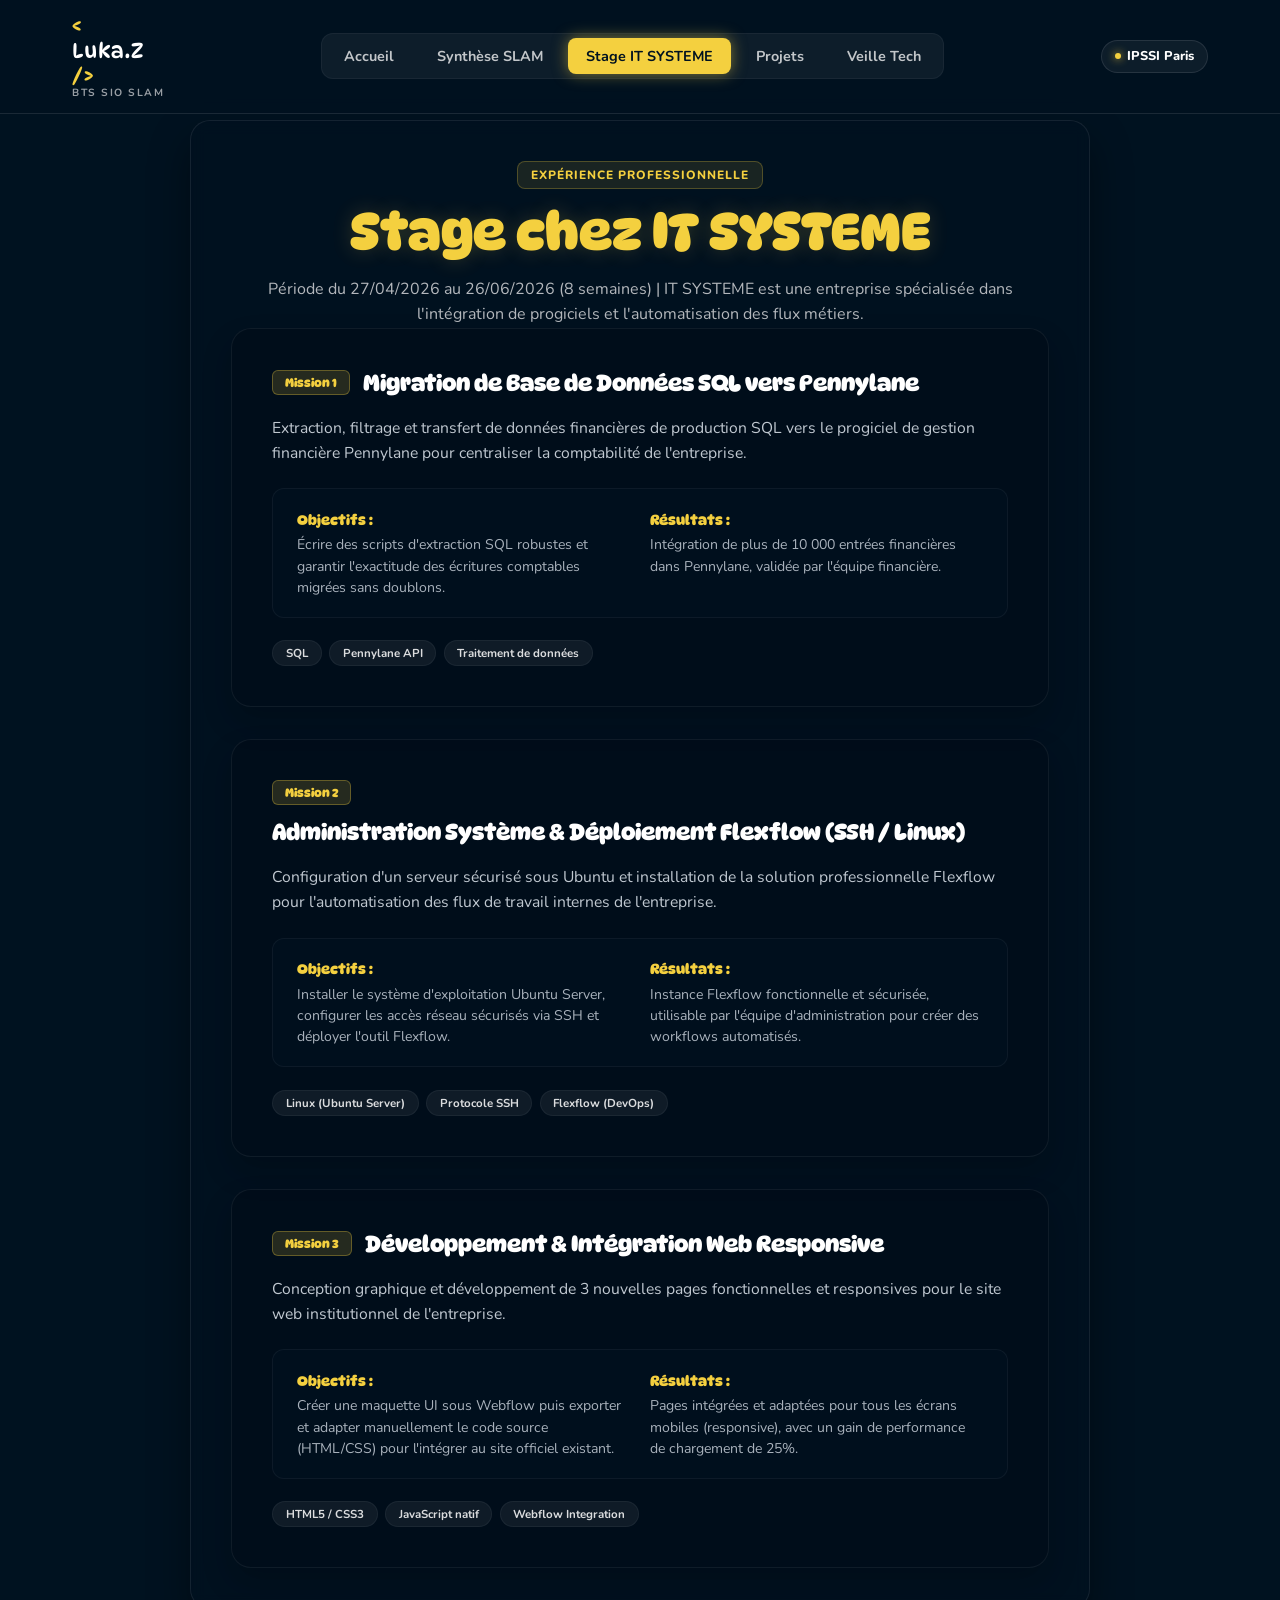
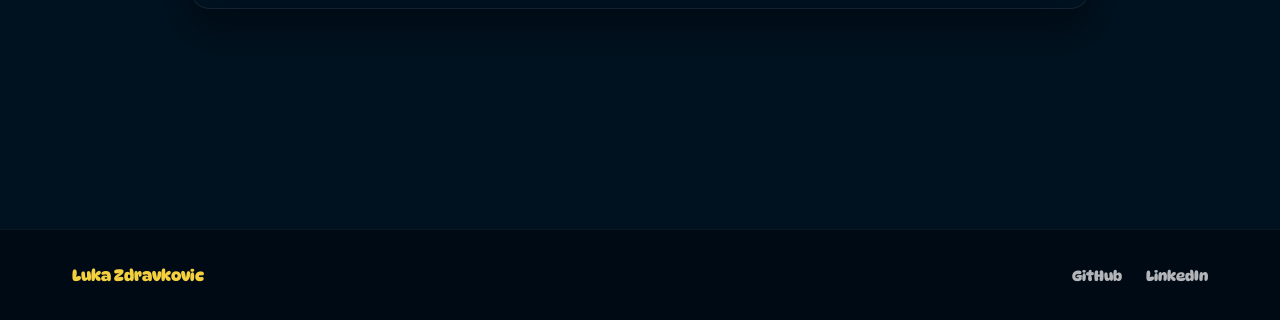
<file: pages/experience.html>
<!DOCTYPE html>
<html lang="fr">
<head>
    <meta charset="UTF-8">
    <meta name="viewport" content="width=device-width, initial-scale=1.0">
    <meta name="description" content="Stage IT SYSTEME - Portfolio de Luka Zdravkovic - Étudiant en BTS SIO option SLAM à l'IPSSI.">
    <title>Luka Zdravkovic | Stage IT SYSTEME - Portfolio BTS SIO SLAM</title>
    
    <!-- Polices Google DynaPuff et Nunito -->
    <link rel="preconnect" href="https://fonts.googleapis.com">
    <link rel="preconnect" href="https://fonts.gstatic.com" crossorigin>
    <link href="https://fonts.googleapis.com/css2?family=DynaPuff:wght@400..700&family=Nunito:wght@400;700;900&display=swap" rel="stylesheet">
    
    <!-- Favicon -->
    <link rel="icon" type="image/png" href="../img/favicon.png">
    
    <!-- CSS Unifié Thème Antigravity (Relatif parent) -->
    <link rel="stylesheet" href="../css/portfolio.css">
</head>
<body class="page-subpage">

    <!-- Transition de plongée sous-marine -->
    <div id="bubble-overlay"></div>

    <!-- En-tête / Barre de navigation Sticky Glassmorphism -->
    <header class="header">
        <div class="header-container">
            <a href="../index.html" class="logo">
                <span class="logo-accent">&lt;</span>Luka.Z<span class="logo-accent"> /&gt;</span>
                <span class="logo-sub">BTS SIO SLAM</span>
            </a>
            
            <nav class="nav">
                <ul class="nav-list">
                    <li><a href="../index.html" class="nav-link">Accueil</a></li>
                    <li><a href="synthese.html" class="nav-link">Synthèse SLAM</a></li>
                    <li><a href="experience.html" class="nav-link active">Stage IT SYSTEME</a></li>
                    <li><a href="projets.html" class="nav-link">Projets</a></li>
                    <li><a href="veille.html" class="nav-link">Veille Tech</a></li>
                </ul>
            </nav>

            <!-- Indicateur de l'école IPSSI -->
            <div class="school-badge">
                <span class="badge-dot"></span>
                <span>IPSSI Paris</span>
            </div>

            <!-- Menu Hamburger Mobile -->
            <button class="menu-toggle" aria-label="Ouvrir le menu">
                <span class="bar"></span>
                <span class="bar"></span>
                <span class="bar"></span>
            </button>
        </div>
    </header>

    <!-- Zone principale contenant le stage et les missions -->
    <main class="main-content">
        <!-- Conteneur pour les poissons interactifs (JS) -->
        <div id="fish-container"></div>

        <!-- ================= SECTION 3 : EXPÉRIENCE EN ENTREPRISE (STAGE) ================= -->
        <section id="experience" class="page-section">
            <div class="section-header">
                <span class="section-tag">Expérience Professionnelle</span>
                <h2>Stage chez IT SYSTEME</h2>
                <p class="section-desc">Période du 27/04/2026 au 26/06/2026 (8 semaines) | IT SYSTEME est une entreprise spécialisée dans l'intégration de progiciels et l'automatisation des flux métiers.</p>
            </div>

            <!-- Liste simple et structurée des missions -->
            <div class="experience-list">
                
                <!-- Mission 1 -->
                <div class="experience-card">
                    <div class="card-header-group">
                        <span class="card-number">Mission 1</span>
                        <h3>Migration de Base de Données SQL vers Pennylane</h3>
                    </div>
                    <p class="card-explanation">
                        Extraction, filtrage et transfert de données financières de production SQL vers le progiciel de gestion financière Pennylane pour centraliser la comptabilité de l'entreprise.
                    </p>
                    <div class="card-details-list">
                        <div>
                            <strong>Objectifs :</strong> Écrire des scripts d'extraction SQL robustes et garantir l'exactitude des écritures comptables migrées sans doublons.
                        </div>
                        <div>
                            <strong>Résultats :</strong> Intégration de plus de 10 000 entrées financières dans Pennylane, validée par l'équipe financière.
                        </div>
                    </div>
                    <div class="card-tech-badges">
                        <span class="tech-badge">SQL</span>
                        <span class="tech-badge">Pennylane API</span>
                        <span class="tech-badge">Traitement de données</span>
                    </div>
                </div>

                <!-- Mission 2 -->
                <div class="experience-card">
                    <div class="card-header-group">
                        <span class="card-number">Mission 2</span>
                        <h3>Administration Système & Déploiement Flexflow (SSH / Linux)</h3>
                    </div>
                    <p class="card-explanation">
                        Configuration d'un serveur sécurisé sous Ubuntu et installation de la solution professionnelle Flexflow pour l'automatisation des flux de travail internes de l'entreprise.
                    </p>
                    <div class="card-details-list">
                        <div>
                            <strong>Objectifs :</strong> Installer le système d'exploitation Ubuntu Server, configurer les accès réseau sécurisés via SSH et déployer l'outil Flexflow.
                        </div>
                        <div>
                            <strong>Résultats :</strong> Instance Flexflow fonctionnelle et sécurisée, utilisable par l'équipe d'administration pour créer des workflows automatisés.
                        </div>
                    </div>
                    <div class="card-tech-badges">
                        <span class="tech-badge">Linux (Ubuntu Server)</span>
                        <span class="tech-badge">Protocole SSH</span>
                        <span class="tech-badge">Flexflow (DevOps)</span>
                    </div>
                </div>

                <!-- Mission 3 -->
                <div class="experience-card">
                    <div class="card-header-group">
                        <span class="card-number">Mission 3</span>
                        <h3>Développement & Intégration Web Responsive</h3>
                    </div>
                    <p class="card-explanation">
                        Conception graphique et développement de 3 nouvelles pages fonctionnelles et responsives pour le site web institutionnel de l'entreprise.
                    </p>
                    <div class="card-details-list">
                        <div>
                            <strong>Objectifs :</strong> Créer une maquette UI sous Webflow puis exporter et adapter manuellement le code source (HTML/CSS) pour l'intégrer au site officiel existant.
                        </div>
                        <div>
                            <strong>Résultats :</strong> Pages intégrées et adaptées pour tous les écrans mobiles (responsive), avec un gain de performance de chargement de 25%.
                        </div>
                    </div>
                    <div class="card-tech-badges">
                        <span class="tech-badge">HTML5 / CSS3</span>
                        <span class="tech-badge">JavaScript natif</span>
                        <span class="tech-badge">Webflow Integration</span>
                    </div>
                </div>

            </div>
        </section>
    </main>

    <!-- Pied de page -->
    <footer class="footer">
        <div class="footer-container">
            <p>Luka Zdravkovic</p>
            <div class="social-links">
                <a href="https://github.com/LukaZ1010" target="_blank" class="social-link-item" aria-label="GitHub de Luka">GitHub</a>
                <a href="https://www.linkedin.com/in/luka-zdravkovic-32a90b304?utm_source=share&utm_campaign=share_via&utm_content=profile&utm_medium=android_app" target="_blank" class="social-link-item" aria-label="LinkedIn de Luka">LinkedIn</a>
            </div>
        </div>
    </footer>

    <!-- Script de logique unifiée (Relatif parent) -->
    <script src="../js/portfolio.js"></script>
</body>
</html>
</file>
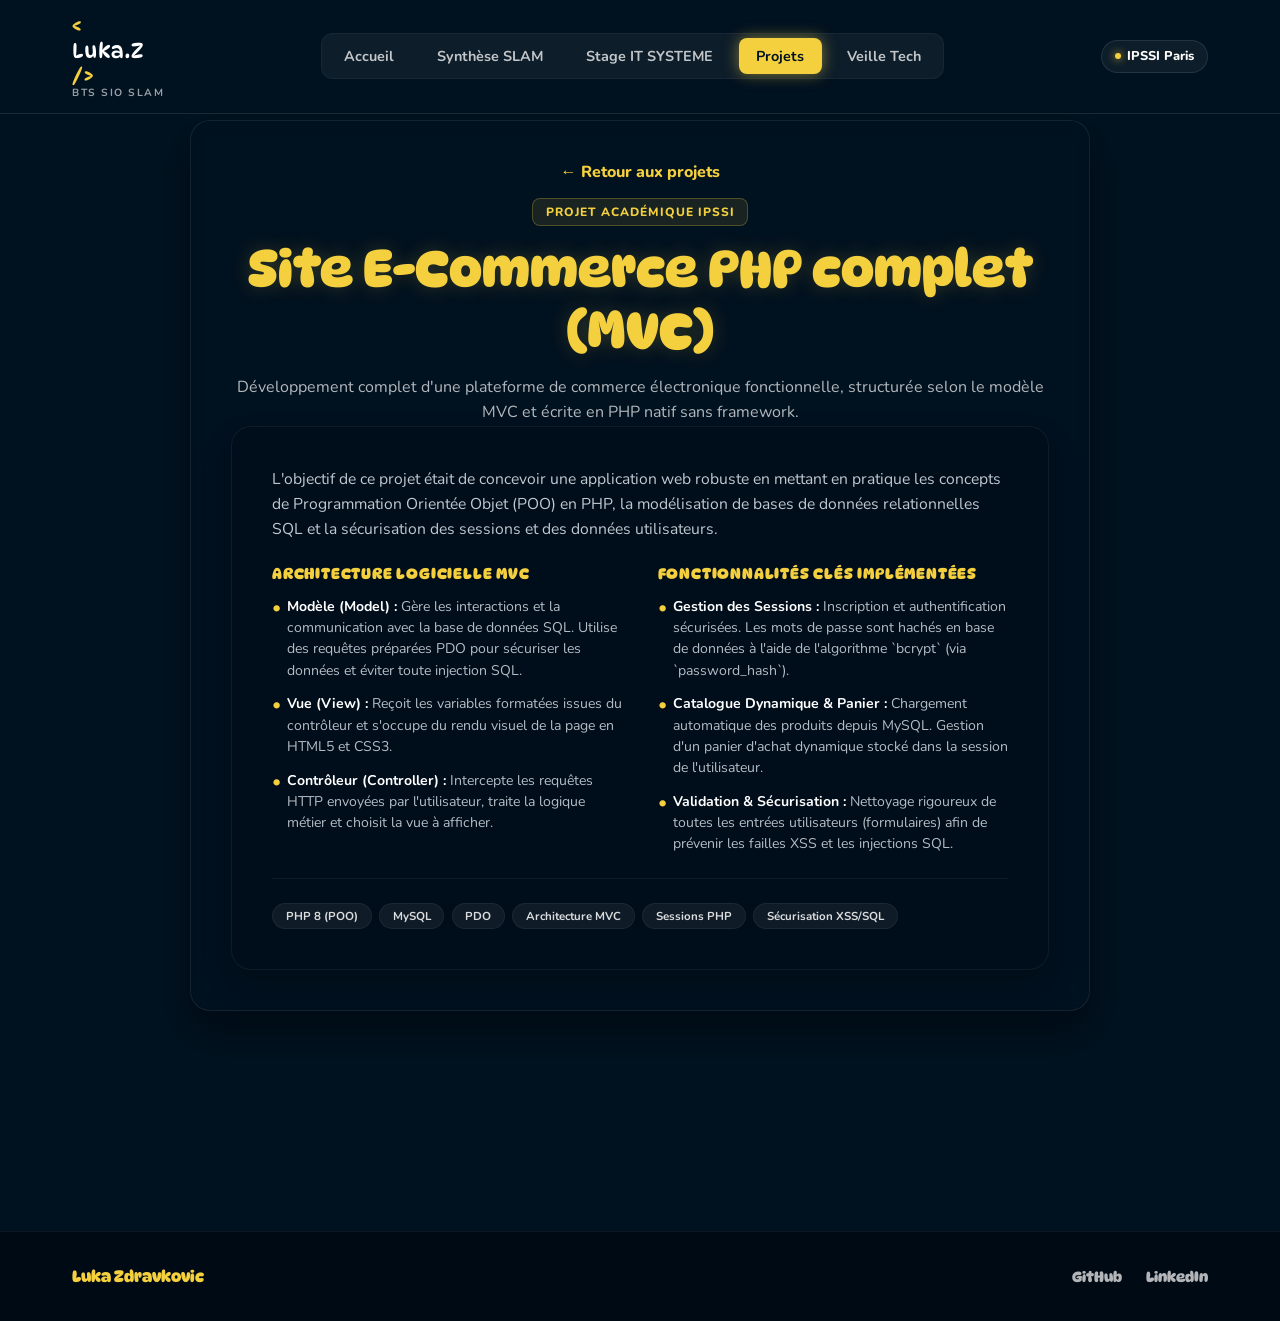
<file: pages/projet-ecommerce.html>
<!DOCTYPE html>
<html lang="fr">
<head>
    <meta charset="UTF-8">
    <meta name="viewport" content="width=device-width, initial-scale=1.0">
    <meta name="description" content="Site E-Commerce PHP MVC - Projet Académique de Luka Zdravkovic.">
    <title>Luka Zdravkovic | E-Commerce PHP MVC - Projet BTS SIO</title>
    
    <!-- Polices Google DynaPuff et Nunito -->
    <link rel="preconnect" href="https://fonts.googleapis.com">
    <link rel="preconnect" href="https://fonts.gstatic.com" crossorigin>
    <link href="https://fonts.googleapis.com/css2?family=DynaPuff:wght@400..700&family=Nunito:wght@400;700;900&display=swap" rel="stylesheet">
    
    <!-- Favicon -->
    <link rel="icon" type="image/png" href="../img/favicon.png">
    
    <!-- CSS Unifié Thème Antigravity (Relatif parent) -->
    <link rel="stylesheet" href="../css/portfolio.css">
</head>
<body class="page-subpage">

    <!-- Transition de plongée sous-marine -->
    <div id="bubble-overlay"></div>

    <!-- En-tête / Barre de navigation Sticky Glassmorphism -->
    <header class="header">
        <div class="header-container">
            <a href="../index.html" class="logo">
                <span class="logo-accent">&lt;</span>Luka.Z<span class="logo-accent"> /&gt;</span>
                <span class="logo-sub">BTS SIO SLAM</span>
            </a>
            
            <nav class="nav">
                <ul class="nav-list">
                    <li><a href="../index.html" class="nav-link">Accueil</a></li>
                    <li><a href="synthese.html" class="nav-link">Synthèse SLAM</a></li>
                    <li><a href="experience.html" class="nav-link">Stage IT SYSTEME</a></li>
                    <li><a href="projets.html" class="nav-link active">Projets</a></li>
                    <li><a href="veille.html" class="nav-link">Veille Tech</a></li>
                </ul>
            </nav>

            <!-- Indicateur de l'école IPSSI -->
            <div class="school-badge">
                <span class="badge-dot"></span>
                <span>IPSSI Paris</span>
            </div>

            <!-- Menu Hamburger Mobile -->
            <button class="menu-toggle" aria-label="Ouvrir le menu">
                <span class="bar"></span>
                <span class="bar"></span>
                <span class="bar"></span>
            </button>
        </div>
    </header>

    <!-- Zone principale contenant les détails du projet -->
    <main class="main-content">
        <!-- Conteneur pour les poissons interactifs (JS) -->
        <div id="fish-container"></div>

        <!-- ================= SECTION : DÉTAIL PROJET E-COMMERCE ================= -->
        <section id="projet-detail" class="page-section">
            <div class="section-header">
                <a href="projets.html" class="real-link" style="display: inline-block; margin-bottom: 15px;">← Retour aux projets</a>
                <span class="section-tag" style="display: block; width: max-content; margin-left: auto; margin-right: auto;">Projet Académique IPSSI</span>
                <h2>Site E-Commerce PHP complet (MVC)</h2>
                <p class="section-desc" style="margin-left: auto; margin-right: auto;">Développement complet d'une plateforme de commerce électronique fonctionnelle, structurée selon le modèle MVC et écrite en PHP natif sans framework.</p>
            </div>

            <div class="experience-card" style="text-align: left;">
                <p class="card-explanation">
                    L'objectif de ce projet était de concevoir une application web robuste en mettant en pratique les concepts de Programmation Orientée Objet (POO) en PHP, la modélisation de bases de données relationnelles SQL et la sécurisation des sessions et des données utilisateurs.
                </p>

                <div class="project-details">
                    <!-- Colonne 1 : Architecture MVC -->
                    <div class="project-detail-column">
                        <h4>Architecture Logicielle MVC</h4>
                        <ul class="clean-bullet-list">
                            <li><strong>Modèle (Model) :</strong> Gère les interactions et la communication avec la base de données SQL. Utilise des requêtes préparées PDO pour sécuriser les données et éviter toute injection SQL.</li>
                            <li><strong>Vue (View) :</strong> Reçoit les variables formatées issues du contrôleur et s'occupe du rendu visuel de la page en HTML5 et CSS3.</li>
                            <li><strong>Contrôleur (Controller) :</strong> Intercepte les requêtes HTTP envoyées par l'utilisateur, traite la logique métier et choisit la vue à afficher.</li>
                        </ul>
                    </div>

                    <!-- Colonne 2 : Fonctionnalités & Sécurité -->
                    <div class="project-detail-column">
                        <h4>Fonctionnalités Clés Implémentées</h4>
                        <ul class="clean-bullet-list">
                            <li><strong>Gestion des Sessions :</strong> Inscription et authentification sécurisées. Les mots de passe sont hachés en base de données à l'aide de l'algorithme `bcrypt` (via `password_hash`).</li>
                            <li><strong>Catalogue Dynamique & Panier :</strong> Chargement automatique des produits depuis MySQL. Gestion d'un panier d'achat dynamique stocké dans la session de l'utilisateur.</li>
                            <li><strong>Validation & Sécurisation :</strong> Nettoyage rigoureux de toutes les entrées utilisateurs (formulaires) afin de prévenir les failles XSS et les injections SQL.</li>
                        </ul>
                    </div>
                </div>

                <div class="project-techs" style="margin-top: 1.5rem; border-top: 1.5px solid rgba(255,255,255,0.06); padding-top: 1.5rem;">
                    <span class="tech-badge">PHP 8 (POO)</span>
                    <span class="tech-badge">MySQL</span>
                    <span class="tech-badge">PDO</span>
                    <span class="tech-badge">Architecture MVC</span>
                    <span class="tech-badge">Sessions PHP</span>
                    <span class="tech-badge">Sécurisation XSS/SQL</span>
                </div>
            </div>
        </section>
    </main>

    <!-- Pied de page -->
    <footer class="footer">
        <div class="footer-container">
            <p>Luka Zdravkovic</p>
            <div class="social-links">
                <a href="https://github.com/LukaZ1010" target="_blank" class="social-link-item" aria-label="GitHub de Luka">GitHub</a>
                <a href="https://www.linkedin.com/in/luka-zdravkovic-32a90b304?utm_source=share&utm_campaign=share_via&utm_content=profile&utm_medium=android_app" target="_blank" class="social-link-item" aria-label="LinkedIn de Luka">LinkedIn</a>
            </div>
        </div>
    </footer>

    <!-- Script de logique unifiée (Relatif parent) -->
    <script src="../js/portfolio.js"></script>
</body>
</html>
</file>
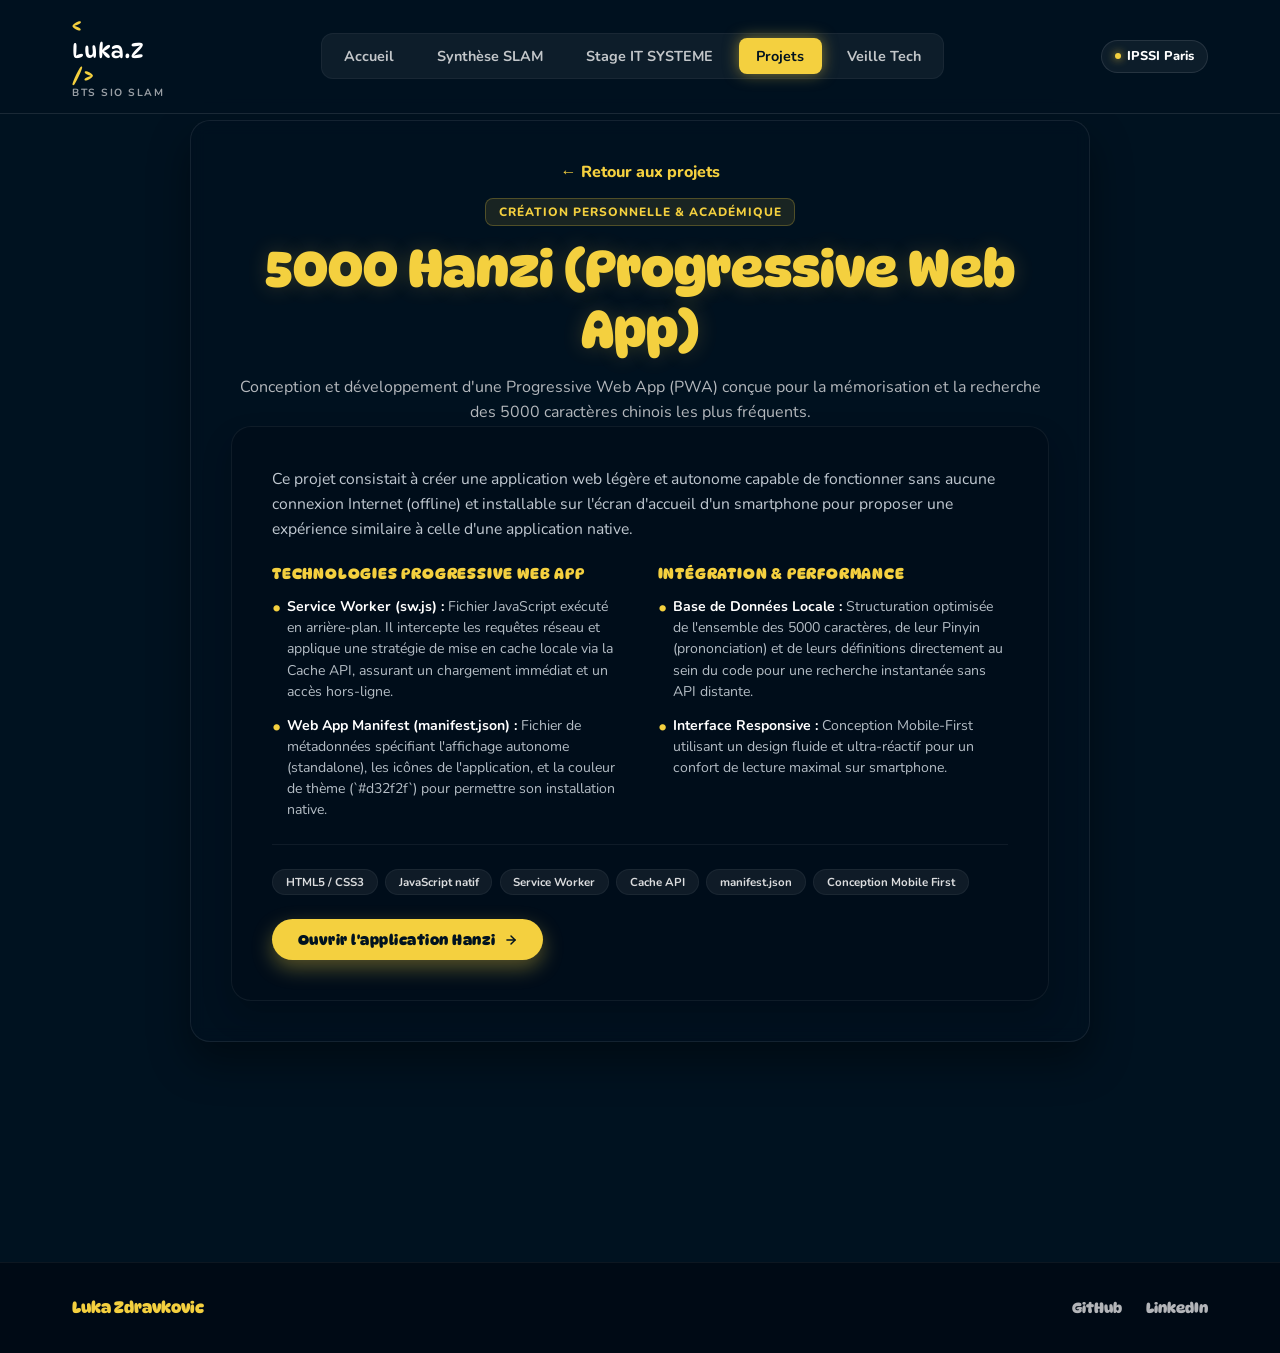
<file: pages/projet-hanzi.html>
<!DOCTYPE html>
<html lang="fr">
<head>
    <meta charset="UTF-8">
    <meta name="viewport" content="width=device-width, initial-scale=1.0">
    <meta name="description" content="5000 Hanzi PWA - Application Progressive pour apprendre le chinois de Luka Zdravkovic.">
    <title>Luka Zdravkovic | 5000 Hanzi PWA - Projet BTS SIO</title>
    
    <!-- Polices Google DynaPuff et Nunito -->
    <link rel="preconnect" href="https://fonts.googleapis.com">
    <link rel="preconnect" href="https://fonts.gstatic.com" crossorigin>
    <link href="https://fonts.googleapis.com/css2?family=DynaPuff:wght@400..700&family=Nunito:wght@400;700;900&display=swap" rel="stylesheet">
    
    <!-- Favicon -->
    <link rel="icon" type="image/png" href="../img/favicon.png">
    
    <!-- CSS Unifié Thème Antigravity (Relatif parent) -->
    <link rel="stylesheet" href="../css/portfolio.css">
</head>
<body class="page-subpage">

    <!-- Transition de plongée sous-marine -->
    <div id="bubble-overlay"></div>

    <!-- En-tête / Barre de navigation Sticky Glassmorphism -->
    <header class="header">
        <div class="header-container">
            <a href="../index.html" class="logo">
                <span class="logo-accent">&lt;</span>Luka.Z<span class="logo-accent"> /&gt;</span>
                <span class="logo-sub">BTS SIO SLAM</span>
            </a>
            
            <nav class="nav">
                <ul class="nav-list">
                    <li><a href="../index.html" class="nav-link">Accueil</a></li>
                    <li><a href="synthese.html" class="nav-link">Synthèse SLAM</a></li>
                    <li><a href="experience.html" class="nav-link">Stage IT SYSTEME</a></li>
                    <li><a href="projets.html" class="nav-link active">Projets</a></li>
                    <li><a href="veille.html" class="nav-link">Veille Tech</a></li>
                </ul>
            </nav>

            <!-- Indicateur de l'école IPSSI -->
            <div class="school-badge">
                <span class="badge-dot"></span>
                <span>IPSSI Paris</span>
            </div>

            <!-- Menu Hamburger Mobile -->
            <button class="menu-toggle" aria-label="Ouvrir le menu">
                <span class="bar"></span>
                <span class="bar"></span>
                <span class="bar"></span>
            </button>
        </div>
    </header>

    <!-- Zone principale contenant les détails du projet -->
    <main class="main-content">
        <!-- Conteneur pour les poissons interactifs (JS) -->
        <div id="fish-container"></div>

        <!-- ================= SECTION : DÉTAIL PROJET HANZI ================= -->
        <section id="projet-detail" class="page-section">
            <div class="section-header">
                <a href="projets.html" class="real-link" style="display: inline-block; margin-bottom: 15px;">← Retour aux projets</a>
                <span class="section-tag" style="display: block; width: max-content; margin-left: auto; margin-right: auto;">Création Personnelle & Académique</span>
                <h2>5000 Hanzi (Progressive Web App)</h2>
                <p class="section-desc" style="margin-left: auto; margin-right: auto;">Conception et développement d'une Progressive Web App (PWA) conçue pour la mémorisation et la recherche des 5000 caractères chinois les plus fréquents.</p>
            </div>

            <div class="experience-card" style="text-align: left;">
                <p class="card-explanation">
                    Ce projet consistait à créer une application web légère et autonome capable de fonctionner sans aucune connexion Internet (offline) et installable sur l'écran d'accueil d'un smartphone pour proposer une expérience similaire à celle d'une application native.
                </p>

                <div class="project-details">
                    <!-- Colonne 1 : PWA & SW -->
                    <div class="project-detail-column">
                        <h4>Technologies Progressive Web App</h4>
                        <ul class="clean-bullet-list">
                            <li><strong>Service Worker (sw.js) :</strong> Fichier JavaScript exécuté en arrière-plan. Il intercepte les requêtes réseau et applique une stratégie de mise en cache locale via la Cache API, assurant un chargement immédiat et un accès hors-ligne.</li>
                            <li><strong>Web App Manifest (manifest.json) :</strong> Fichier de métadonnées spécifiant l'affichage autonome (standalone), les icônes de l'application, et la couleur de thème (`#d32f2f`) pour permettre son installation native.</li>
                        </ul>
                    </div>

                    <!-- Colonne 2 : UI & Données -->
                    <div class="project-detail-column">
                        <h4>Intégration & Performance</h4>
                        <ul class="clean-bullet-list">
                            <li><strong>Base de Données Locale :</strong> Structuration optimisée de l'ensemble des 5000 caractères, de leur Pinyin (prononciation) et de leurs définitions directement au sein du code pour une recherche instantanée sans API distante.</li>
                            <li><strong>Interface Responsive :</strong> Conception Mobile-First utilisant un design fluide et ultra-réactif pour un confort de lecture maximal sur smartphone.</li>
                        </ul>
                    </div>
                </div>

                <div class="project-techs" style="margin-top: 1.5rem; border-top: 1.5px solid rgba(255,255,255,0.06); padding-top: 1.5rem; margin-bottom: 1.5rem;">
                    <span class="tech-badge">HTML5 / CSS3</span>
                    <span class="tech-badge">JavaScript natif</span>
                    <span class="tech-badge">Service Worker</span>
                    <span class="tech-badge">Cache API</span>
                    <span class="tech-badge">manifest.json</span>
                    <span class="tech-badge">Conception Mobile First</span>
                </div>

                <div>
                    <a href="../Hanzi/index.html" target="_blank" class="btn btn-primary">
                        <span>Ouvrir l'application Hanzi</span>
                        <svg xmlns="http://www.w3.org/2000/svg" viewBox="0 0 24 24" fill="none" stroke="currentColor" stroke-width="2.5" stroke-linecap="round" stroke-linejoin="round" class="btn-icon"><line x1="5" y1="12" x2="19" y2="12"></line><polyline points="12 5 19 12 12 19"></polyline></svg>
                    </a>
                </div>
            </div>
        </section>
    </main>

    <!-- Pied de page -->
    <footer class="footer">
        <div class="footer-container">
            <p>Luka Zdravkovic</p>
            <div class="social-links">
                <a href="https://github.com/LukaZ1010" target="_blank" class="social-link-item" aria-label="GitHub de Luka">GitHub</a>
                <a href="https://www.linkedin.com/in/luka-zdravkovic-32a90b304?utm_source=share&utm_campaign=share_via&utm_content=profile&utm_medium=android_app" target="_blank" class="social-link-item" aria-label="LinkedIn de Luka">LinkedIn</a>
            </div>
        </div>
    </footer>

    <!-- Script de logique unifiée (Relatif parent) -->
    <script src="../js/portfolio.js"></script>
</body>
</html>
</file>
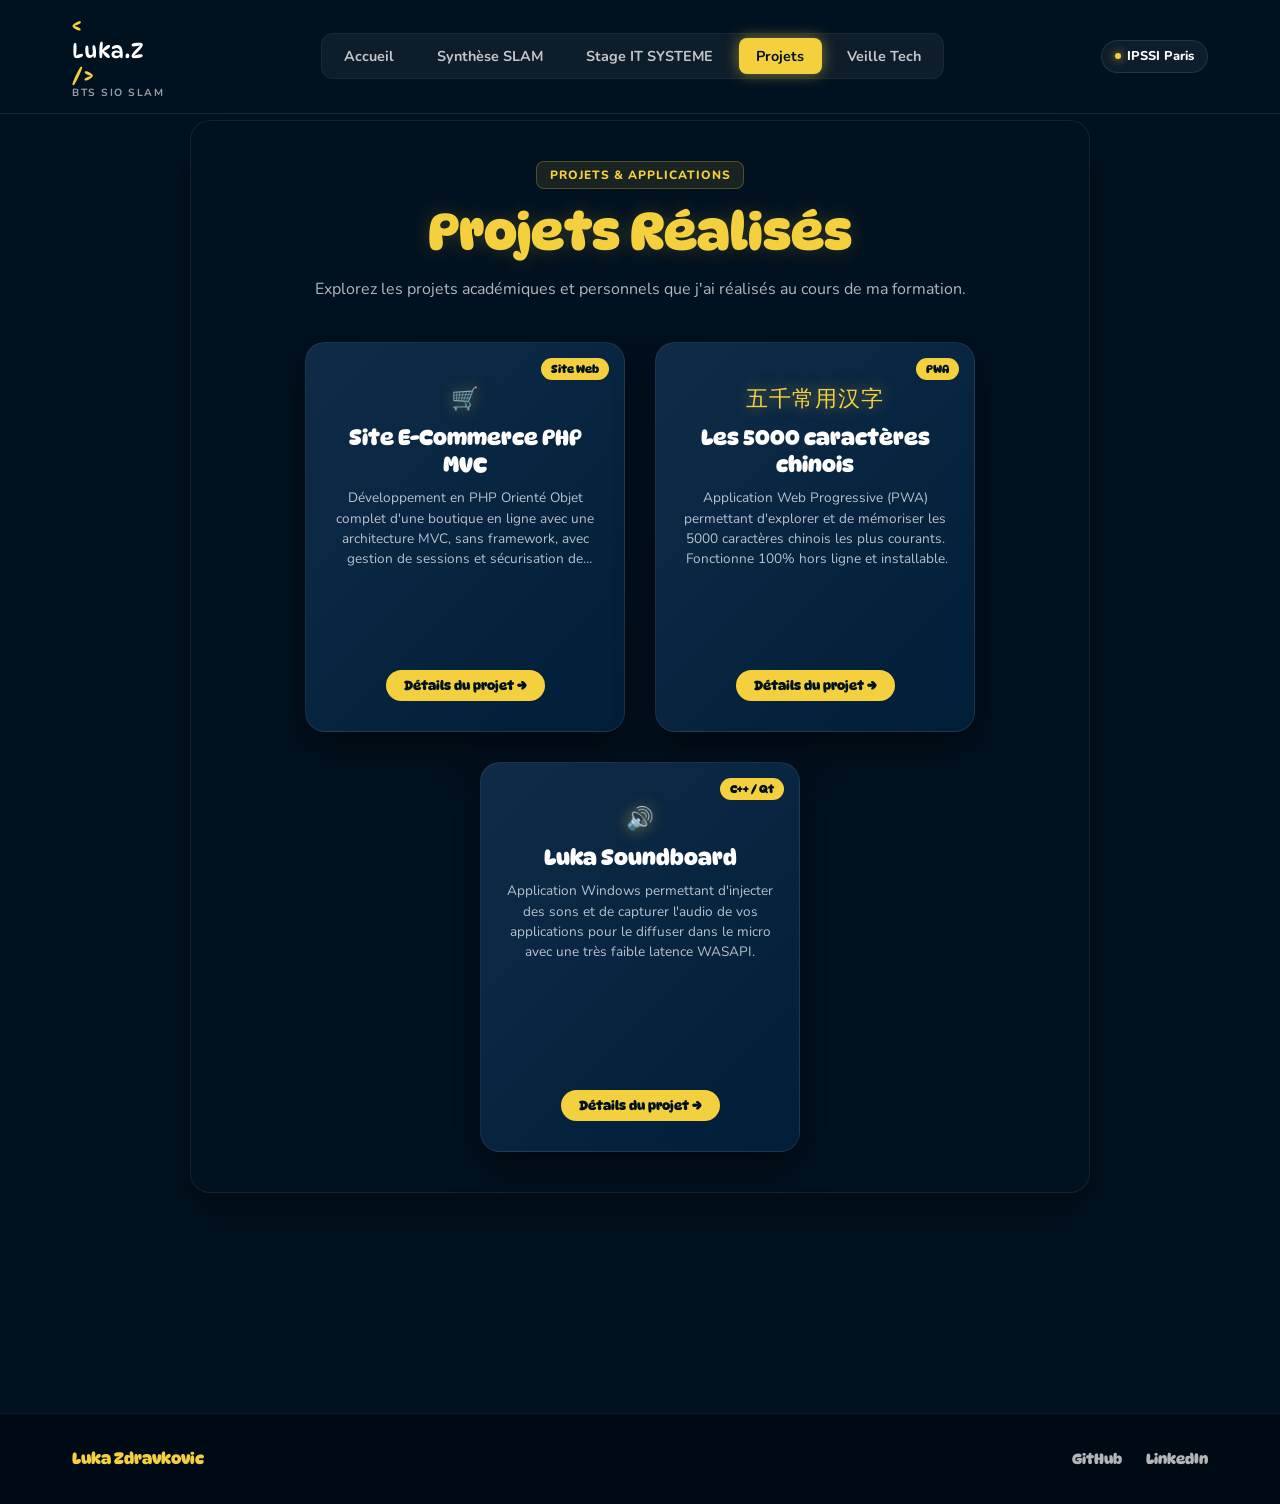
<file: pages/projets.html>
<!DOCTYPE html>
<html lang="fr">
<head>
    <meta charset="UTF-8">
    <meta name="viewport" content="width=device-width, initial-scale=1.0">
    <meta name="description" content="Projets Réalisés - Portfolio de Luka Zdravkovic - Étudiant en BTS SIO option SLAM à l'IPSSI.">
    <title>Luka Zdravkovic | Projets - Portfolio BTS SIO SLAM</title>
    
    <!-- Polices Google DynaPuff et Nunito -->
    <link rel="preconnect" href="https://fonts.googleapis.com">
    <link rel="preconnect" href="https://fonts.gstatic.com" crossorigin>
    <link href="https://fonts.googleapis.com/css2?family=DynaPuff:wght@400..700&family=Nunito:wght@400;700;900&display=swap" rel="stylesheet">
    
    <!-- Favicon -->
    <link rel="icon" type="image/png" href="../img/favicon.png">
    
    <!-- CSS Unifié Thème Antigravity (Relatif parent) -->
    <link rel="stylesheet" href="../css/portfolio.css">
</head>
<body class="page-subpage">

    <!-- Transition de plongée sous-marine -->
    <div id="bubble-overlay"></div>

    <!-- En-tête / Barre de navigation Sticky Glassmorphism -->
    <header class="header">
        <div class="header-container">
            <a href="../index.html" class="logo">
                <span class="logo-accent">&lt;</span>Luka.Z<span class="logo-accent"> /&gt;</span>
                <span class="logo-sub">BTS SIO SLAM</span>
            </a>
            
            <nav class="nav">
                <ul class="nav-list">
                    <li><a href="../index.html" class="nav-link">Accueil</a></li>
                    <li><a href="synthese.html" class="nav-link">Synthèse SLAM</a></li>
                    <li><a href="experience.html" class="nav-link">Stage IT SYSTEME</a></li>
                    <li><a href="projets.html" class="nav-link active">Projets</a></li>
                    <li><a href="veille.html" class="nav-link">Veille Tech</a></li>
                </ul>
            </nav>

            <!-- Indicateur de l'école IPSSI -->
            <div class="school-badge">
                <span class="badge-dot"></span>
                <span>IPSSI Paris</span>
            </div>

            <!-- Menu Hamburger Mobile -->
            <button class="menu-toggle" aria-label="Ouvrir le menu">
                <span class="bar"></span>
                <span class="bar"></span>
                <span class="bar"></span>
            </button>
        </div>
    </header>

    <!-- Zone principale contenant les cartes de projets -->
    <main class="main-content">
        <!-- Conteneur pour les poissons interactifs (JS) -->
        <div id="fish-container"></div>

        <!-- ================= SECTION 4 : PROJETS RÉALISÉS ================= -->
        <section id="projets" class="page-section">
            <div class="section-header" style="text-align: center;">
                <span class="section-tag">Projets & Applications</span>
                <h2>Projets Réalisés</h2>
                <p class="section-desc" style="margin-left: auto; margin-right: auto;">Explorez les projets académiques et personnels que j'ai réalisés au cours de ma formation.</p>
            </div>

            <!-- Grille de projets -->
            <div class="projects-grid">

                <!-- Projet 1 : E-Commerce PHP MVC -->
                <div id="ecommerce" class="project-card clickable-card" onclick="window.location.href='projet-ecommerce.html'" role="button" tabindex="0">
                    <div class="card-badge">Site Web</div>
                    <div class="card-icon">🛒</div>
                    <h4>Site E-Commerce PHP MVC</h4>
                    <p>Développement en PHP Orienté Objet complet d'une boutique en ligne avec une architecture MVC, sans framework, avec gestion de sessions et sécurisation de bases de données SQL.</p>
                    <div class="card-cta">Détails du projet →</div>
                </div>

                <!-- Projet 2 : 5000 Hanzi PWA -->
                <div id="hanzi" class="project-card clickable-card" onclick="window.location.href='projet-hanzi.html'" role="button" tabindex="0">
                    <div class="card-badge">PWA</div>
                    <div class="card-icon">五千常用汉字</div>
                    <h4>Les 5000 caractères chinois</h4>
                    <p>Application Web Progressive (PWA) permettant d'explorer et de mémoriser les 5000 caractères chinois les plus courants. Fonctionne 100% hors ligne et installable sur smartphone.</p>
                    <div class="card-cta">Détails du projet →</div>
                </div>

                <!-- Projet 3 : Luka Soundboard -->
                <div id="soundboard" class="project-card clickable-card" onclick="window.location.href='projet-soundboard.html'" role="button" tabindex="0">
                    <div class="card-badge">C++ / Qt</div>
                    <div class="card-icon">🔊</div>
                    <h4>Luka Soundboard</h4>
                    <p>Application Windows permettant d'injecter des sons et de capturer l'audio de vos applications pour le diffuser dans le micro avec une très faible latence WASAPI.</p>
                    <div class="card-cta">Détails du projet →</div>
                </div>

            </div>
        </section>
    </main>

    <!-- Pied de page -->
    <footer class="footer">
        <div class="footer-container">
            <p>Luka Zdravkovic</p>
            <div class="social-links">
                <a href="https://github.com/LukaZ1010" target="_blank" class="social-link-item" aria-label="GitHub de Luka">GitHub</a>
                <a href="https://www.linkedin.com/in/luka-zdravkovic-32a90b304?utm_source=share&utm_campaign=share_via&utm_content=profile&utm_medium=android_app" target="_blank" class="social-link-item" aria-label="LinkedIn de Luka">LinkedIn</a>
            </div>
        </div>
    </footer>

    <!-- Script de logique unifiée (Relatif parent) -->
    <script src="../js/portfolio.js"></script>
</body>
</html>
</file>
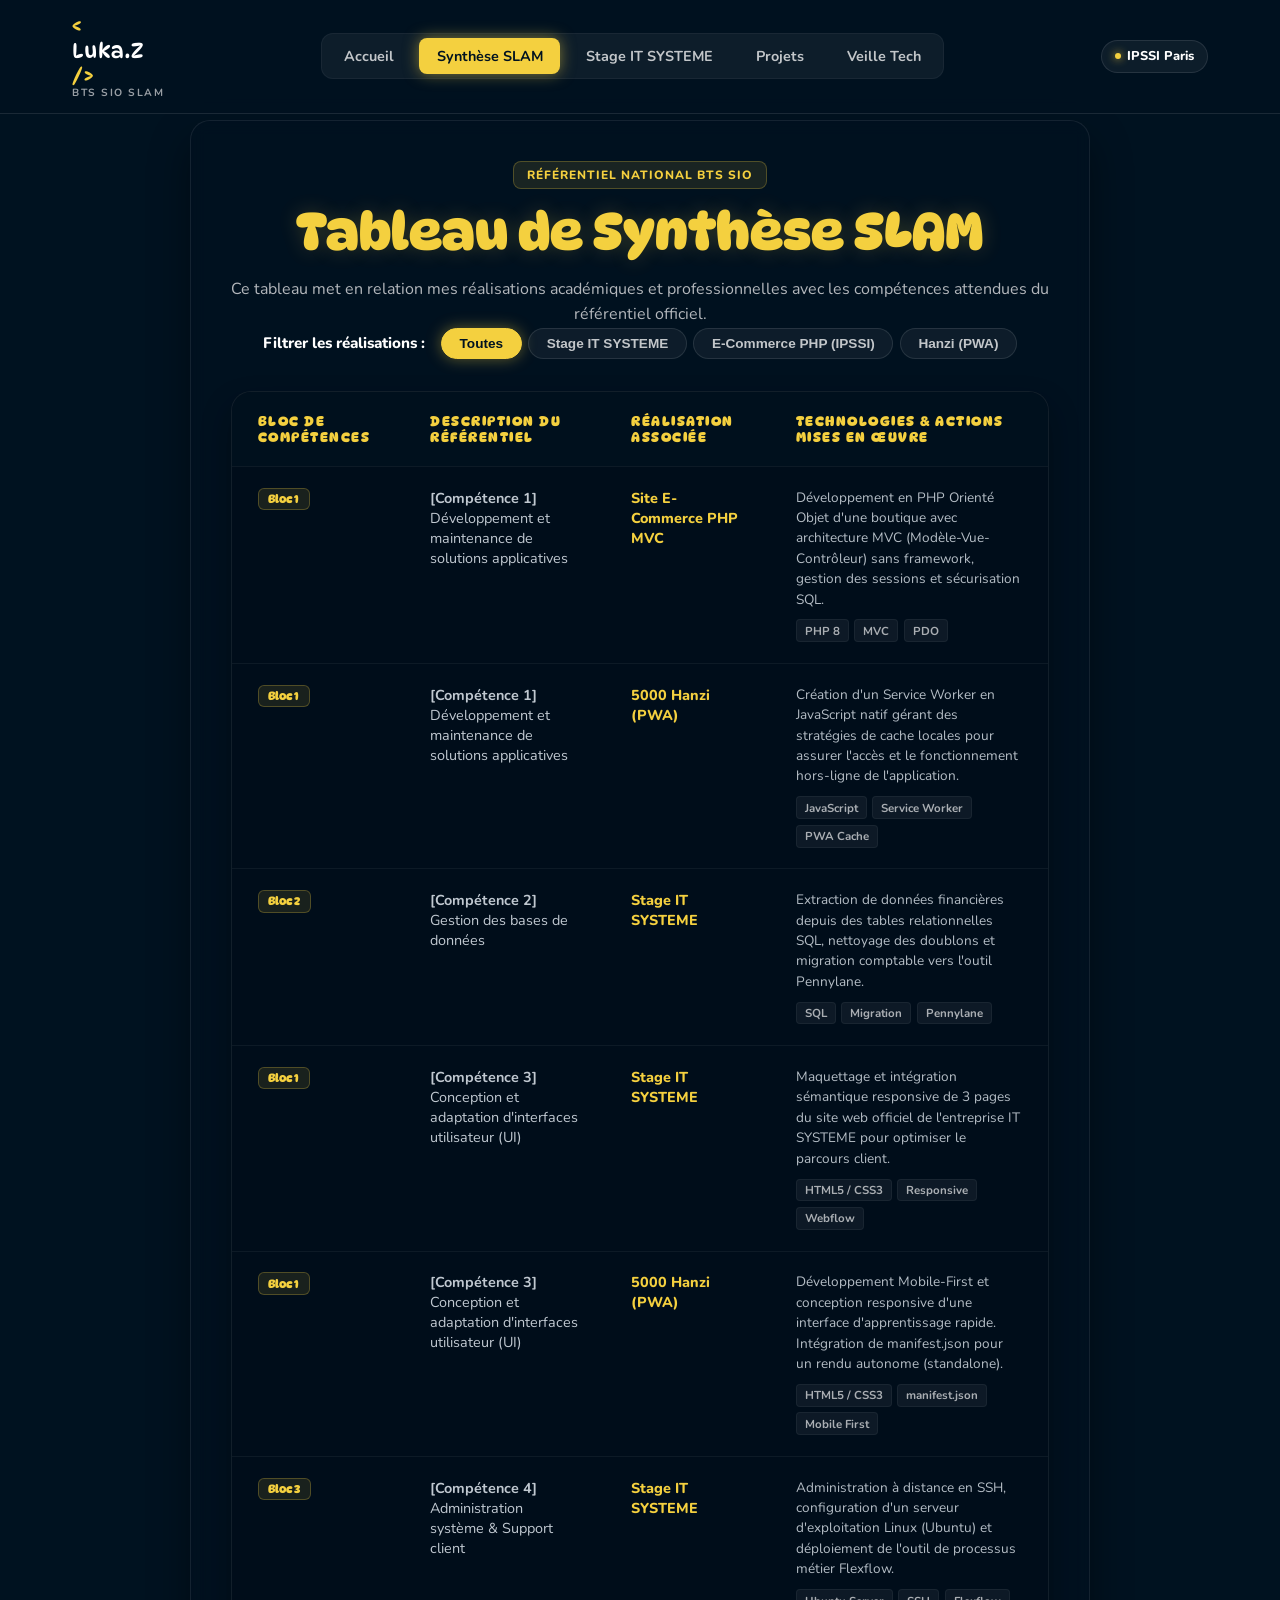
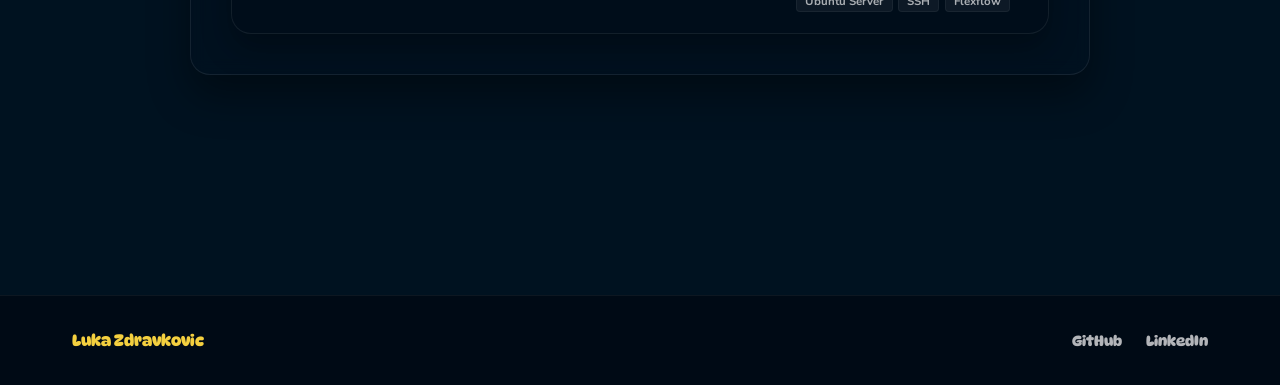
<file: pages/synthese.html>
<!DOCTYPE html>
<html lang="fr">
<head>
    <meta charset="UTF-8">
    <meta name="viewport" content="width=device-width, initial-scale=1.0">
    <meta name="description" content="Synthèse SLAM - Portfolio de Luka Zdravkovic - Étudiant en BTS SIO option SLAM à l'IPSSI.">
    <title>Luka Zdravkovic | Synthèse SLAM - Portfolio BTS SIO SLAM</title>
    
    <!-- Polices Google DynaPuff et Nunito -->
    <link rel="preconnect" href="https://fonts.googleapis.com">
    <link rel="preconnect" href="https://fonts.gstatic.com" crossorigin>
    <link href="https://fonts.googleapis.com/css2?family=DynaPuff:wght@400..700&family=Nunito:wght@400;700;900&display=swap" rel="stylesheet">
    
    <!-- Favicon -->
    <link rel="icon" type="image/png" href="../img/favicon.png">
    
    <!-- CSS Unifié Thème Antigravity (Relatif parent) -->
    <link rel="stylesheet" href="../css/portfolio.css">
</head>
<body class="page-subpage">

    <!-- Transition de plongée sous-marine -->
    <div id="bubble-overlay"></div>

    <!-- En-tête / Barre de navigation Sticky Glassmorphism -->
    <header class="header">
        <div class="header-container">
            <a href="../index.html" class="logo">
                <span class="logo-accent">&lt;</span>Luka.Z<span class="logo-accent"> /&gt;</span>
                <span class="logo-sub">BTS SIO SLAM</span>
            </a>
            
            <nav class="nav">
                <ul class="nav-list">
                    <li><a href="../index.html" class="nav-link">Accueil</a></li>
                    <li><a href="synthese.html" class="nav-link active">Synthèse SLAM</a></li>
                    <li><a href="experience.html" class="nav-link">Stage IT SYSTEME</a></li>
                    <li><a href="projets.html" class="nav-link">Projets</a></li>
                    <li><a href="veille.html" class="nav-link">Veille Tech</a></li>
                </ul>
            </nav>

            <!-- Indicateur de l'école IPSSI -->
            <div class="school-badge">
                <span class="badge-dot"></span>
                <span>IPSSI Paris</span>
            </div>

            <!-- Menu Hamburger Mobile -->
            <button class="menu-toggle" aria-label="Ouvrir le menu">
                <span class="bar"></span>
                <span class="bar"></span>
                <span class="bar"></span>
            </button>
        </div>
    </header>

    <!-- Zone principale contenant uniquement la Synthèse SLAM -->
    <main class="main-content">
        <!-- Conteneur pour les poissons interactifs (JS) -->
        <div id="fish-container"></div>

        <!-- ================= SECTION 2 : LE TABLEAU DE SYNTHÈSE SLAM ================= -->
        <section id="synthese" class="page-section">
            <div class="section-header">
                <span class="section-tag">Référentiel National BTS SIO</span>
                <h2>Tableau de Synthèse SLAM</h2>
                <p class="section-desc">Ce tableau met en relation mes réalisations académiques et professionnelles avec les compétences attendues du référentiel officiel.</p>
            </div>

            <!-- Filtre simple par type de réalisation -->
            <div class="filter-container">
                <span class="filter-label">Filtrer les réalisations :</span>
                <div class="filter-buttons">
                    <button class="filter-btn active" data-filter="all">Toutes</button>
                    <button class="filter-btn" data-filter="stage">Stage IT SYSTEME</button>
                    <button class="filter-btn" data-filter="php-mvc">E-Commerce PHP (IPSSI)</button>
                    <button class="filter-btn" data-filter="hanzi">Hanzi (PWA)</button>
                </div>
            </div>

            <!-- Tableau épuré sous-marin -->
            <div class="table-wrapper">
                <table class="synthesis-table">
                    <thead>
                        <tr>
                            <th>Bloc de Compétences</th>
                            <th>Description du Référentiel</th>
                            <th>Réalisation Associée</th>
                            <th>Technologies & Actions Mises en Œuvre</th>
                        </tr>
                    </thead>
                    <tbody>
                        
                        <!-- Compétence 1 (E-Commerce) -->
                        <tr data-category="php-mvc">
                            <td class="col-block"><span class="block-tag">Bloc 1</span></td>
                            <td class="col-desc"><strong>[Compétence 1]</strong> Développement et maintenance de solutions applicatives</td>
                            <td class="col-real">
                                <a href="projets.html#ecommerce" class="real-link">Site E-Commerce PHP MVC</a>
                            </td>
                            <td class="col-actions">
                                <p>Développement en PHP Orienté Objet d'une boutique avec architecture MVC (Modèle-Vue-Contrôleur) sans framework, gestion des sessions et sécurisation SQL.</p>
                                <div class="tags-list">
                                    <span class="tag">PHP 8</span>
                                    <span class="tag">MVC</span>
                                    <span class="tag">PDO</span>
                                </div>
                            </td>
                        </tr>

                        <!-- Compétence 1 (Hanzi PWA) -->
                        <tr data-category="hanzi">
                            <td class="col-block"><span class="block-tag">Bloc 1</span></td>
                            <td class="col-desc"><strong>[Compétence 1]</strong> Développement et maintenance de solutions applicatives</td>
                            <td class="col-real">
                                <a href="projets.html#hanzi" class="real-link">5000 Hanzi (PWA)</a>
                            </td>
                            <td class="col-actions">
                                <p>Création d'un Service Worker en JavaScript natif gérant des stratégies de cache locales pour assurer l'accès et le fonctionnement hors-ligne de l'application.</p>
                                <div class="tags-list">
                                    <span class="tag">JavaScript</span>
                                    <span class="tag">Service Worker</span>
                                    <span class="tag">PWA Cache</span>
                                </div>
                            </td>
                        </tr>

                        <!-- Compétence 2 -->
                        <tr data-category="stage">
                            <td class="col-block"><span class="block-tag">Bloc 2</span></td>
                            <td class="col-desc"><strong>[Compétence 2]</strong> Gestion des bases de données</td>
                            <td class="col-real">
                                <a href="experience.html" class="real-link">Stage IT SYSTEME</a>
                            </td>
                            <td class="col-actions">
                                <p>Extraction de données financières depuis des tables relationnelles SQL, nettoyage des doublons et migration comptable vers l'outil Pennylane.</p>
                                <div class="tags-list">
                                    <span class="tag">SQL</span>
                                    <span class="tag">Migration</span>
                                    <span class="tag">Pennylane</span>
                                </div>
                            </td>
                        </tr>

                        <!-- Compétence 3 (Stage IT) -->
                        <tr data-category="stage">
                            <td class="col-block"><span class="block-tag">Bloc 1</span></td>
                            <td class="col-desc"><strong>[Compétence 3]</strong> Conception et adaptation d'interfaces utilisateur (UI)</td>
                            <td class="col-real">
                                <a href="experience.html" class="real-link">Stage IT SYSTEME</a>
                            </td>
                            <td class="col-actions">
                                <p>Maquettage et intégration sémantique responsive de 3 pages du site web officiel de l'entreprise IT SYSTEME pour optimiser le parcours client.</p>
                                <div class="tags-list">
                                    <span class="tag">HTML5 / CSS3</span>
                                    <span class="tag">Responsive</span>
                                    <span class="tag">Webflow</span>
                                </div>
                            </td>
                        </tr>

                        <!-- Compétence 3 (Hanzi PWA) -->
                        <tr data-category="hanzi">
                            <td class="col-block"><span class="block-tag">Bloc 1</span></td>
                            <td class="col-desc"><strong>[Compétence 3]</strong> Conception et adaptation d'interfaces utilisateur (UI)</td>
                            <td class="col-real">
                                <a href="projets.html#hanzi" class="real-link">5000 Hanzi (PWA)</a>
                            </td>
                            <td class="col-actions">
                                <p>Développement Mobile-First et conception responsive d'une interface d'apprentissage rapide. Intégration de manifest.json pour un rendu autonome (standalone).</p>
                                <div class="tags-list">
                                    <span class="tag">HTML5 / CSS3</span>
                                    <span class="tag">manifest.json</span>
                                    <span class="tag">Mobile First</span>
                                </div>
                            </td>
                        </tr>

                        <!-- Compétence 4 -->
                        <tr data-category="stage">
                            <td class="col-block"><span class="block-tag">Bloc 3</span></td>
                            <td class="col-desc"><strong>[Compétence 4]</strong> Administration système & Support client</td>
                            <td class="col-real">
                                <a href="experience.html" class="real-link">Stage IT SYSTEME</a>
                            </td>
                            <td class="col-actions">
                                <p>Administration à distance en SSH, configuration d'un serveur d'exploitation Linux (Ubuntu) et déploiement de l'outil de processus métier Flexflow.</p>
                                <div class="tags-list">
                                    <span class="tag">Ubuntu Server</span>
                                    <span class="tag">SSH</span>
                                    <span class="tag">Flexflow</span>
                                </div>
                            </td>
                        </tr>

                    </tbody>
                </table>
            </div>
        </section>
    </main>

    <!-- Pied de page -->
    <footer class="footer">
        <div class="footer-container">
            <p>Luka Zdravkovic</p>
            <div class="social-links">
                <a href="https://github.com/LukaZ1010" target="_blank" class="social-link-item" aria-label="GitHub de Luka">GitHub</a>
                <a href="https://www.linkedin.com/in/luka-zdravkovic-32a90b304?utm_source=share&utm_campaign=share_via&utm_content=profile&utm_medium=android_app" target="_blank" class="social-link-item" aria-label="LinkedIn de Luka">LinkedIn</a>
            </div>
        </div>
    </footer>

    <!-- Script de logique unifiée (Relatif parent) -->
    <script src="../js/portfolio.js"></script>
</body>
</html>
</file>
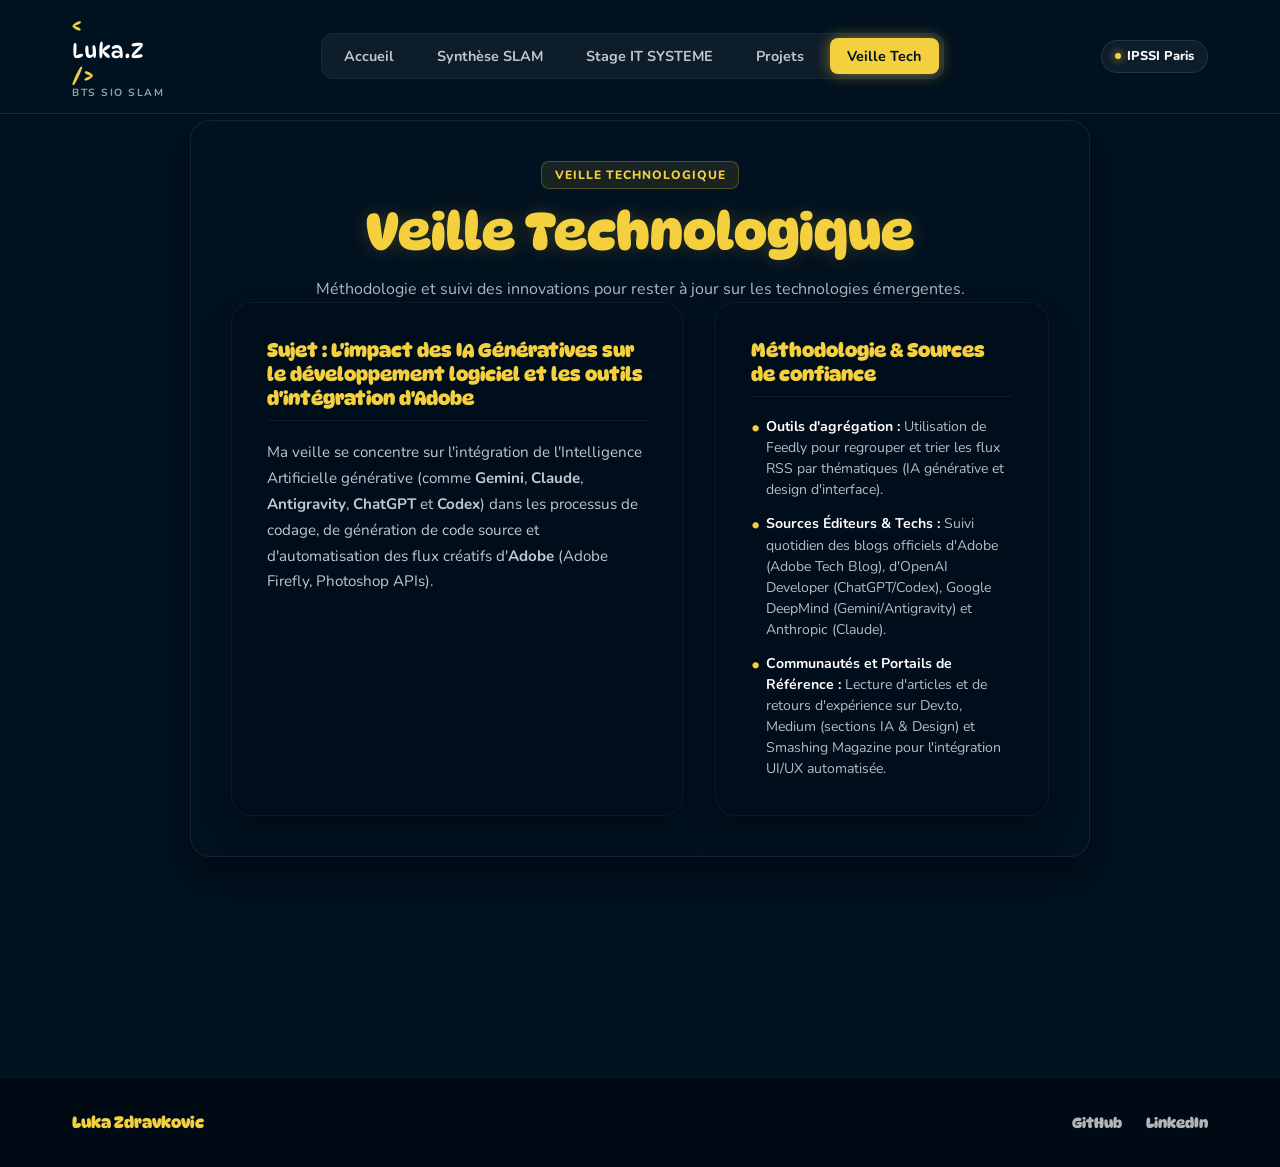
<file: pages/veille.html>
<!DOCTYPE html>
<html lang="fr">
<head>
    <meta charset="UTF-8">
    <meta name="viewport" content="width=device-width, initial-scale=1.0">
    <meta name="description" content="Veille Technologique - Portfolio de Luka Zdravkovic - Étudiant en BTS SIO option SLAM à l'IPSSI.">
    <title>Luka Zdravkovic | Veille Technologique - Portfolio BTS SIO SLAM</title>
    
    <!-- Polices Google DynaPuff et Nunito -->
    <link rel="preconnect" href="https://fonts.googleapis.com">
    <link rel="preconnect" href="https://fonts.gstatic.com" crossorigin>
    <link href="https://fonts.googleapis.com/css2?family=DynaPuff:wght@400..700&family=Nunito:wght@400;700;900&swap" rel="stylesheet">
    
    <!-- Favicon -->
    <link rel="icon" type="image/png" href="../img/favicon.png">
    
    <!-- CSS Unifié Thème Antigravity (Relatif parent) -->
    <link rel="stylesheet" href="../css/portfolio.css">
</head>
<body class="page-subpage">

    <!-- Transition de plongée sous-marine -->
    <div id="bubble-overlay"></div>

    <!-- En-tête / Barre de navigation Sticky Glassmorphism -->
    <header class="header">
        <div class="header-container">
            <a href="../index.html" class="logo">
                <span class="logo-accent">&lt;</span>Luka.Z<span class="logo-accent"> /&gt;</span>
                <span class="logo-sub">BTS SIO SLAM</span>
            </a>
            
            <nav class="nav">
                <ul class="nav-list">
                    <li><a href="../index.html" class="nav-link">Accueil</a></li>
                    <li><a href="synthese.html" class="nav-link">Synthèse SLAM</a></li>
                    <li><a href="experience.html" class="nav-link">Stage IT SYSTEME</a></li>
                    <li><a href="projets.html" class="nav-link">Projets</a></li>
                    <li><a href="veille.html" class="nav-link active">Veille Tech</a></li>
                </ul>
            </nav>

            <!-- Indicateur de l'école IPSSI -->
            <div class="school-badge">
                <span class="badge-dot"></span>
                <span>IPSSI Paris</span>
            </div>

            <!-- Menu Hamburger Mobile -->
            <button class="menu-toggle" aria-label="Ouvrir le menu">
                <span class="bar"></span>
                <span class="bar"></span>
                <span class="bar"></span>
            </button>
        </div>
    </header>

    <!-- Zone principale contenant la veille technologique -->
    <main class="main-content">
        <!-- Conteneur pour les poissons interactifs (JS) -->
        <div id="fish-container"></div>

        <!-- ================= SECTION 5 : VEILLE TECHNOLOGIQUE ================= -->
        <section id="veille" class="page-section">
            <div class="section-header">
                <span class="section-tag">Veille Technologique</span>
                <h2>Veille Technologique</h2>
                <p class="section-desc">Méthodologie et suivi des innovations pour rester à jour sur les technologies émergentes.</p>
            </div>

            <div class="veille-container">
                
                <!-- Sujet de veille -->
                <div class="veille-block">
                    <h3>Sujet : L'impact des IA Génératives sur le développement logiciel et les outils d'intégration d'Adobe</h3>
                    <p>
                        Ma veille se concentre sur l'intégration de l'Intelligence Artificielle générative (comme <strong>Gemini</strong>, <strong>Claude</strong>, <strong>Antigravity</strong>, <strong>ChatGPT</strong> et <strong>Codex</strong>) dans les processus de codage, de génération de code source et d'automatisation des flux créatifs d'<strong>Adobe</strong> (Adobe Firefly, Photoshop APIs).
                    </p>
                </div>

                <!-- Méthodologie -->
                <div class="veille-block">
                    <h3>Méthodologie & Sources de confiance</h3>
                    <ul class="clean-bullet-list">
                        <li><strong>Outils d'agrégation :</strong> Utilisation de Feedly pour regrouper et trier les flux RSS par thématiques (IA générative et design d'interface).</li>
                        <li><strong>Sources Éditeurs & Techs :</strong> Suivi quotidien des blogs officiels d'Adobe (Adobe Tech Blog), d'OpenAI Developer (ChatGPT/Codex), Google DeepMind (Gemini/Antigravity) et Anthropic (Claude).</li>
                        <li><strong>Communautés et Portails de Référence :</strong> Lecture d'articles et de retours d'expérience sur Dev.to, Medium (sections IA & Design) et Smashing Magazine pour l'intégration UI/UX automatisée.</li>
                    </ul>
                </div>
                
            </div>
        </section>
    </main>

    <!-- Pied de page -->
    <footer class="footer">
        <div class="footer-container">
            <p>Luka Zdravkovic</p>
            <div class="social-links">
                <a href="https://github.com/LukaZ1010" target="_blank" class="social-link-item" aria-label="GitHub de Luka">GitHub</a>
                <a href="https://www.linkedin.com/in/luka-zdravkovic-32a90b304?utm_source=share&utm_campaign=share_via&utm_content=profile&utm_medium=android_app" target="_blank" class="social-link-item" aria-label="LinkedIn de Luka">LinkedIn</a>
            </div>
        </div>
    </footer>

    <!-- Script de logique unifiée (Relatif parent) -->
    <script src="../js/portfolio.js"></script>
</body>
</html>
</file>
<file: css/portfolio.css>
/* ==========================================================================
   PORTFOLIO DE LUKA ZDRAVKOVIC - THÈME SOUS-MARIN ANTIGRAVITY
   FEUILLE DE STYLE UNIFIÉE
   ========================================================================== */

:root {
    --sky-color: #87CEEB;
    --sky-gradient: linear-gradient(to bottom, #87CEEB 0%, #E0F6FF 100%);
    --sea-surface-color: #0087BA;
    --sea-mid-color: #003a5c;
    --sea-deep-color: #001220;
    --sand-color: #F4D03F;
    --text-light: #F0F8FF;
    --font-heading: 'DynaPuff', cursive;
    --font-body: 'Nunito', sans-serif;
    
    /* Variables de transition et de coins pour l'intégration de Luka */
    --radius-lg: 20px;
    --radius-md: 12px;
    --radius-sm: 8px;
    --transition-base: all 0.3s cubic-bezier(0.25, 0.8, 0.25, 1);
}

/* --- RESET & POLICES --- */
* {
    margin: 0;
    padding: 0;
    box-sizing: border-box;
}

html {
    scroll-behavior: smooth;
    font-size: 16px;
}

body {
    font-family: var(--font-body);
    background-color: var(--sea-deep-color);
    color: var(--text-light);
    overflow-x: hidden;
    min-height: 100vh;
    display: flex;
    flex-direction: column;
}

h1, h2, h3, h4 {
    font-family: var(--font-heading);
    color: var(--sand-color);
}

/* Personnalisation de la scrollbar */
::-webkit-scrollbar {
    width: 10px;
}
::-webkit-scrollbar-track {
    background: var(--sea-deep-color);
}
::-webkit-scrollbar-thumb {
    background: var(--sea-mid-color);
    border-radius: 5px;
    border: 2px solid var(--sea-deep-color);
}
::-webkit-scrollbar-thumb:hover {
    background: var(--sand-color);
}

/* --- BUBBLE OVERLAY --- */
#bubble-overlay {
    position: fixed;
    inset: 0;
    z-index: 9999;
    pointer-events: none;
    overflow: hidden;
}

.bubble {
    position: absolute;
    border-radius: 50%;
    background: radial-gradient(circle at 35% 35%, rgba(255,255,255,0.6), rgba(0,135,186,0.2));
    border: 1.5px solid rgba(255,255,255,0.4);
    box-shadow: inset -3px -3px 8px rgba(0,0,0,0.1), 0 0 15px rgba(0,135,186,0.25);
    animation: bubbleRise var(--dur) ease-in forwards;
}

@keyframes bubbleRise {
    0%   { transform: translateY(0) scale(0.3); opacity: 0; }
    15%  { opacity: 1; }
    85%  { opacity: 0.85; }
    100% { transform: translateY(-110vh) scale(1.1); opacity: 0; }
}

/* --- GLASSMORPHISM STICKY HEADER --- */
.header {
    position: fixed;
    top: 0;
    left: 0;
    width: 100%;
    z-index: 1000;
    background: rgba(0, 18, 32, 0.7);
    backdrop-filter: blur(12px);
    -webkit-backdrop-filter: blur(12px);
    border-bottom: 1px solid rgba(255, 255, 255, 0.1);
    transition: background 0.3s, border-bottom 0.3s;
}

/* En haut de la page d'accueil, le header est transparent */
.page-index-top .header {
    background: transparent;
    border-bottom: 1px solid transparent;
    backdrop-filter: none;
    -webkit-backdrop-filter: none;
}

/* Coloration sombre des éléments du header transparent sur ciel clair (haut contrast) */
.page-index-top .logo {
    color: #003a5c;
}
.page-index-top .logo-sub {
    color: rgba(0, 58, 92, 0.7);
}
.page-index-top .nav-list {
    background: rgba(0, 58, 92, 0.06);
    border: 1px solid rgba(0, 58, 92, 0.1);
}
.page-index-top .nav-link {
    color: rgba(0, 58, 92, 0.8);
}
.page-index-top .nav-link:hover {
    color: #003a5c;
    text-shadow: none;
}
.page-index-top .nav-link.active {
    color: var(--sea-deep-color);
    background: var(--sand-color);
    box-shadow: 0 4px 10px rgba(0, 58, 92, 0.2);
}
.page-index-top .school-badge {
    color: #003a5c;
    background: rgba(0, 58, 92, 0.06);
    border: 1px solid rgba(0, 58, 92, 0.1);
}
.page-index-top .badge-dot {
    background-color: #003a5c;
    box-shadow: 0 0 6px rgba(0, 58, 92, 0.4);
}
.page-index-top .menu-toggle .bar {
    background-color: #003a5c;
}

.header-container {
    max-width: 1200px;
    margin: 0 auto;
    padding: 0.8rem 2rem;
    display: flex;
    justify-content: space-between;
    align-items: center;
}

.logo {
    text-decoration: none;
    color: white;
    font-family: var(--font-heading);
    font-size: 1.3rem;
    display: flex;
    flex-direction: column;
    letter-spacing: 1px;
}

.logo-accent {
    color: var(--sand-color);
}

.logo-sub {
    font-family: var(--font-body);
    font-size: 0.65rem;
    color: rgba(255, 255, 255, 0.6);
    font-weight: 700;
    text-transform: uppercase;
    letter-spacing: 1.5px;
    margin-top: -3px;
}

.nav-list {
    display: flex;
    list-style: none;
    gap: 0.5rem;
    background: rgba(255, 255, 255, 0.05);
    padding: 0.25rem;
    border-radius: var(--radius-md);
    border: 1px solid rgba(255, 255, 255, 0.05);
}

.nav-link {
    display: block;
    padding: 0.5rem 1.1rem;
    text-decoration: none;
    color: rgba(255, 255, 255, 0.75);
    font-weight: 700;
    font-size: 0.9rem;
    border-radius: var(--radius-sm);
    transition: var(--transition-base);
}

.nav-link:hover {
    color: var(--sand-color);
    text-shadow: 0 0 10px rgba(244, 208, 63, 0.4);
}

.nav-link.active {
    color: var(--sea-deep-color);
    background: var(--sand-color);
    box-shadow: 0 0 15px rgba(244, 208, 63, 0.5);
}

.school-badge {
    display: flex;
    align-items: center;
    gap: 0.4rem;
    background: rgba(255, 255, 255, 0.05);
    border: 1px solid rgba(255, 255, 255, 0.1);
    padding: 0.4rem 0.8rem;
    border-radius: 50px;
    font-size: 0.8rem;
    font-weight: 800;
    color: white;
}

.badge-dot {
    width: 6px;
    height: 6px;
    background-color: var(--sand-color);
    border-radius: 50%;
    box-shadow: 0 0 8px var(--sand-color);
}

/* Menu Mobile Hamburger */
.menu-toggle {
    display: none;
    flex-direction: column;
    justify-content: space-between;
    width: 26px;
    height: 18px;
    background: transparent;
    border: none;
    cursor: pointer;
    z-index: 1001;
}

.menu-toggle .bar {
    width: 100%;
    height: 2.5px;
    background-color: white;
    border-radius: 2px;
    transition: var(--transition-base);
}

/* Hamburger Animé */
.menu-toggle.active .bar:nth-child(1) {
    transform: translateY(8px) rotate(45deg);
    background-color: var(--sand-color);
}
.menu-toggle.active .bar:nth-child(2) {
    opacity: 0;
}
.menu-toggle.active .bar:nth-child(3) {
    transform: translateY(-8px) rotate(-45deg);
    background-color: var(--sand-color);
}

/* --- HERO SECTION (ACCUEIL) --- */
.hero-section {
    position: relative;
    height: 100vh;
    display: flex;
    flex-direction: column;
    overflow: hidden;
}

.sky {
    flex: 7;
    background: var(--sky-gradient);
    position: relative;
    display: flex;
    justify-content: center;
    align-items: center;
}

.clouds {
    position: absolute;
    top: 15%;
    left: -20%;
    width: 150px;
    height: 50px;
    background: white;
    border-radius: 50px;
    box-shadow: 220px 40px 0 -10px white, 440px -30px 0 10px white, 680px 30px 0 -5px white;
    opacity: 0.7;
    animation: moveClouds 45s linear infinite;
    z-index: 1;
}

.clouds::before, .clouds::after {
    content: '';
    position: absolute;
    background: white;
    border-radius: 50%;
}
.clouds::before { width: 60px; height: 60px; top: -20px; left: 20px; }
.clouds::after { width: 80px; height: 80px; top: -30px; left: 50px; }

@keyframes moveClouds {
    0% { transform: translateX(-20vw); }
    100% { transform: translateX(120vw); }
}

.portfolio-title {
    font-size: clamp(2.5rem, 8vw, 5.5rem);
    color: white;
    text-shadow: 4px 4px 0px #4CA1C3, 8px 8px 0px rgba(0,0,0,0.1);
    z-index: 2;
    letter-spacing: 6px;
    animation: floatTitle 4s ease-in-out infinite;
    text-align: center;
    padding: 0 20px;
    margin-top: 30px;
}

@keyframes floatTitle {
    0%, 100% { transform: translateY(0); }
    50% { transform: translateY(-15px); }
}

.island-container {
    position: absolute;
    bottom: 27%;
    left: 50%;
    transform: translateX(-50%);
    width: 90%;
    max-width: 900px;
    z-index: 5;
}

.island-svg {
    width: 100%;
    height: auto;
    filter: drop-shadow(0 10px 10px rgba(0,0,0,0.25));
}

.sea-surface {
    flex: 3;
    background: var(--sea-surface-color);
    position: relative;
    z-index: 4;
}

.scroll-indicator {
    position: absolute;
    bottom: 30px;
    left: 50%;
    transform: translateX(-50%);
    text-align: center;
    color: white;
    opacity: 0.85;
    animation: pulseScroll 2s infinite ease-in-out;
}

.scroll-indicator span {
    display: block;
    font-weight: 800;
    letter-spacing: 2.5px;
    margin-bottom: 5px;
    font-size: 1.1rem;
    font-family: var(--font-heading);
    color: var(--sand-color);
}

@keyframes pulseScroll {
    0%, 100% { opacity: 0.5; transform: translate(-50%, 0); }
    50% { opacity: 1; transform: translate(-50%, 10px); }
}

/* --- MAIN & SECTIONS COMMUNES --- */
.main-content {
    flex: 1;
    position: relative;
    padding-top: 120px; /* Espace pour le fixed header */
    padding-bottom: 100px;
}

/* Section Accueil uniquement (dive down) */
.page-index .main-content {
    padding-top: 0;
    padding-bottom: 0;
}

.underwater-section {
    position: relative;
    background: linear-gradient(to bottom, var(--sea-surface-color) 0%, var(--sea-deep-color) 100%);
    padding-top: 100px;
    padding-bottom: 100px;
    z-index: 5;
}

/* Conteneur de poissons */
#fish-container {
    position: absolute;
    top: 0;
    left: 0;
    width: 100%;
    height: 100%;
    pointer-events: none;
    overflow: hidden;
    z-index: 1;
}
.fish {
    position: absolute;
    transition: transform 0.3s;
}

/* Blocs de contenu (effet verre dépoli) */
.content-block, .page-section {
    position: relative;
    z-index: 10;
    max-width: 900px;
    margin: 0 auto 120px auto;
    padding: 40px;
    background: rgba(0, 18, 32, 0.55);
    border-radius: var(--radius-lg);
    backdrop-filter: blur(8px);
    -webkit-backdrop-filter: blur(8px);
    border: 1.5px solid rgba(255, 255, 255, 0.08);
    text-align: center;
    width: 90%;
    box-shadow: 0 20px 40px rgba(0, 0, 0, 0.4);
}

/* Pour les sous-pages, animation de fondu en entrée */
.page-section {
    animation: fadeDiving 0.6s cubic-bezier(0.25, 1, 0.5, 1) forwards;
}

@keyframes fadeDiving {
    from {
        opacity: 0;
        transform: translateY(20px);
    }
    to {
        opacity: 1;
        transform: translateY(0);
    }
}

.content-block h2, .section-header h2 {
    font-size: clamp(2rem, 5vw, 3.2rem);
    margin-bottom: 15px;
    color: var(--sand-color);
    text-shadow: 0 0 20px rgba(244, 208, 63, 0.2);
}

.content-block h3, .project-card h3, .veille-block h3 {
    color: var(--sand-color);
}

.content-block .subtitle, .hero-subtitle {
    font-size: clamp(1.1rem, 3vw, 1.4rem);
    font-weight: 800;
    margin-bottom: 15px;
    color: white;
}

.content-block .description, .hero-desc {
    font-size: clamp(0.95rem, 2.5vw, 1.15rem);
    line-height: 1.7;
    color: rgba(240, 248, 255, 0.85);
}

.section-tag {
    font-size: 0.75rem;
    font-weight: 800;
    background: rgba(244, 208, 63, 0.1);
    color: var(--sand-color);
    border: 1px solid rgba(244, 208, 63, 0.25);
    padding: 0.3rem 0.8rem;
    border-radius: var(--radius-sm);
    text-transform: uppercase;
    letter-spacing: 1px;
    display: inline-block;
    margin-bottom: 12px;
}

.section-desc {
    font-size: 1rem;
    color: rgba(255,255,255,0.7);
    margin-top: 10px;
    line-height: 1.6;
}

/* --- BOUTONS --- */
.btn {
    display: inline-flex;
    align-items: center;
    gap: 0.5rem;
    padding: 0.75rem 1.6rem;
    border-radius: 50px;
    font-weight: 800;
    font-size: 0.9rem;
    text-decoration: none;
    cursor: pointer;
    transition: var(--transition-base);
    border: none;
    font-family: var(--font-heading);
    letter-spacing: 0.5px;
}

.btn-primary {
    background-color: var(--sand-color);
    color: var(--sea-deep-color);
    box-shadow: 0 8px 20px rgba(244, 208, 63, 0.35);
}

.btn-primary:hover {
    transform: translateY(-3px) scale(1.03);
    box-shadow: 0 12px 25px rgba(244, 208, 63, 0.5);
}

.btn-secondary {
    background-color: rgba(255, 255, 255, 0.07);
    color: white;
    border: 1.5px solid rgba(255, 255, 255, 0.15);
}

.btn-secondary:hover {
    background-color: rgba(255, 255, 255, 0.15);
    transform: translateY(-3px);
}

.btn-icon {
    width: 14px;
    height: 14px;
    stroke-width: 2.5px;
}

/* --- ACCUEIL ACTIONS & DETAILS --- */
.hero-actions {
    display: flex;
    justify-content: center;
    gap: 1.5rem;
    margin-top: 2rem;
    flex-wrap: wrap;
}

/* Grille de Profil & Langues */
.profile-grid {
    display: grid;
    grid-template-columns: 1fr;
    gap: 2rem;
    margin-top: 3.5rem;
    text-align: left;
}

@media (min-width: 768px) {
    .profile-grid {
        grid-template-columns: 1.1fr 1.9fr;
    }
}

.profile-card {
    background: rgba(0, 10, 20, 0.4);
    border: 1.5px solid rgba(255, 255, 255, 0.05);
    border-radius: var(--radius-lg);
    padding: 2.2rem;
    box-shadow: inset 0 0 15px rgba(0, 0, 0, 0.2);
}

.card-title {
    font-size: 1.3rem;
    font-weight: 700;
    color: var(--sand-color);
    display: flex;
    align-items: center;
    gap: 0.6rem;
    margin-bottom: 1.8rem;
    padding-bottom: 0.6rem;
    border-bottom: 1.5px solid rgba(255, 255, 255, 0.07);
}

.card-title .card-icon {
    width: 20px;
    height: 20px;
    color: var(--sand-color);
    filter: drop-shadow(0 0 5px rgba(244, 208, 63, 0.4));
}

.lang-container {
    display: flex;
    flex-direction: column;
    gap: 1.4rem;
}

.lang-block {
    display: flex;
    flex-direction: column;
}

.lang-name {
    font-weight: 800;
    color: white;
    font-size: 1.05rem;
}

.lang-level {
    color: var(--sand-color);
    font-size: 0.85rem;
    font-weight: 700;
    margin-top: 2px;
}

/* Compétences */
.skills-sections {
    display: grid;
    grid-template-columns: repeat(auto-fit, minmax(200px, 1fr));
    gap: 1.8rem;
}

.skills-category h4 {
    font-size: 0.95rem;
    text-transform: uppercase;
    color: var(--sand-color);
    letter-spacing: 1px;
    margin-bottom: 0.9rem;
}

.skills-category ul {
    list-style: none;
    display: flex;
    flex-direction: column;
    gap: 0.6rem;
}

.skills-category li {
    font-size: 0.9rem;
    color: rgba(240, 248, 255, 0.7);
    line-height: 1.45;
}

.skills-category li strong {
    color: white;
    display: block;
    margin-bottom: 1px;
}

/* --- SKILLS GRID (Modèle Antigravity) --- */
.skills-grid {
    display: grid;
    grid-template-columns: repeat(auto-fit, minmax(100px, 115px));
    justify-content: center;
    gap: 20px;
    margin-top: 30px;
}

.skill-item {
    display: flex;
    flex-direction: column;
    align-items: center;
    background: rgba(255, 255, 255, 0.04);
    border: 1px solid rgba(255, 255, 255, 0.05);
    padding: 20px 10px;
    border-radius: 15px;
    transition: var(--transition-base);
}

.skill-item:hover {
    transform: translateY(-8px);
    background: rgba(255, 255, 255, 0.08);
    box-shadow: 0 10px 20px rgba(0, 0, 0, 0.3), 0 0 15px rgba(244, 208, 63, 0.4);
    border-color: rgba(244, 208, 63, 0.3);
}

.skill-item img {
    width: 45px;
    height: 45px;
    margin-bottom: 12px;
}

.skill-item span {
    font-weight: 800;
    font-size: 0.8rem;
    color: white;
}

/* --- PROJECTS GRID & CAROUSEL (ACCUEIL) --- */
.projects-grid {
    display: flex;
    justify-content: center;
    gap: 30px;
    margin-top: 40px;
    flex-wrap: wrap;
}

/* Grille de projets statique (utilisée sur les pages de projets) */
.projects-grid .project-card {
    position: relative;
    top: auto;
    left: auto;
    transform: none;
    opacity: 1;
    z-index: 1;
    margin: 0;
    transition: var(--transition-base);
}

.projects-grid .project-card:hover {
    transform: translateY(-8px);
    border-color: var(--sand-color);
    box-shadow: 0 20px 40px rgba(0, 0, 0, 0.6), 0 0 25px rgba(244, 208, 63, 0.35);
}

/* Structure du Carrousel 3D (page d'accueil) */
.carousel-container {
    position: relative;
    height: 520px;
    display: flex;
    align-items: center;
    justify-content: center;
    margin-top: 40px;
    perspective: 1000px;
    width: 100%;
}

.nav-btn {
    position: absolute;
    top: 50%;
    transform: translateY(-50%);
    background: rgba(0, 18, 32, 0.6);
    border: 2px solid var(--sand-color);
    color: var(--sand-color);
    font-size: 1.8rem;
    width: 48px;
    height: 48px;
    border-radius: 50%;
    cursor: pointer;
    z-index: 50;
    transition: var(--transition-base);
    display: flex;
    align-items: center;
    justify-content: center;
    backdrop-filter: blur(5px);
}

.nav-btn:hover {
    background: var(--sand-color);
    color: var(--sea-deep-color);
    box-shadow: 0 0 20px var(--sand-color);
}

.prev-btn { left: -15px; }
.next-btn { right: -15px; }

.carousel-track {
    position: relative;
    width: 100%;
    height: 100%;
}

.project-card {
    width: 320px;
    height: 390px;
    background: linear-gradient(135deg, #0f2b48 0%, #001e38 100%);
    border: 1.5px solid rgba(255, 255, 255, 0.08);
    border-radius: 20px;
    padding: 30px 25px;
    box-shadow: 0 15px 35px rgba(0, 0, 0, 0.5);
    display: flex;
    flex-direction: column;
    align-items: center;
    text-align: center;
    justify-content: space-between;
    position: absolute;
    top: 50%;
    left: 50%;
    transform: translate(-50%, -50%) scale(0.6);
    opacity: 0;
    z-index: 1;
    transition: all 0.5s cubic-bezier(0.25, 0.8, 0.25, 1);
}

.project-card h4 {
    font-size: 1.35rem;
    margin-bottom: 10px;
    color: white;
    line-height: 1.25;
}

.project-card.active {
    transform: translate(-50%, -50%) scale(1.08) translateZ(40px);
    opacity: 1;
    z-index: 10;
    border-color: var(--sand-color);
    box-shadow: 0 20px 40px rgba(0, 0, 0, 0.6), 0 0 25px rgba(244, 208, 63, 0.35);
}

.project-card.prev {
    transform: translate(-135%, -50%) scale(0.78) rotateY(15deg);
    opacity: 0.65;
    z-index: 4;
}

.project-card.next {
    transform: translate(35%, -50%) scale(0.78) rotateY(-15deg);
    opacity: 0.65;
    z-index: 4;
}

.clickable-card {
    cursor: pointer;
}

.clickable-card p {
    font-size: 0.85rem;
    line-height: 1.5;
    color: rgba(240, 248, 255, 0.75);
    margin-bottom: 10px;
    display: -webkit-box;
    -webkit-box-orient: vertical;
    -webkit-line-clamp: 4;
    line-clamp: 4;
    overflow: hidden;
}

.card-badge {
    position: absolute;
    top: 15px;
    right: 15px;
    background: var(--sand-color);
    color: var(--sea-deep-color);
    font-weight: 900;
    font-size: 0.7rem;
    padding: 4px 10px;
    border-radius: 20px;
    z-index: 2;
    font-family: var(--font-heading);
}

.project-card .card-icon {
    font-size: 1.4rem; /* Reduit un peu pour que ca tienne horizontalement */
    color: var(--sand-color);
    text-shadow: 0 0 15px rgba(244, 208, 63, 0.5);
    margin: 10px auto;
    white-space: nowrap; /* Empêche le retour à la ligne vertical des caractères chinois */
    letter-spacing: 1px;
    width: auto;
    height: auto;
    display: block;
    text-align: center;
}

.card-cta {
    background: var(--sand-color);
    color: var(--sea-deep-color);
    padding: 8px 18px;
    border-radius: 30px;
    font-weight: 800;
    font-size: 0.8rem;
    font-family: var(--font-heading);
    margin-top: auto;
}

/* --- ROULAGE D'IMAGES SOUNDBOARD --- */
.gallery-grid {
    display: grid;
    grid-template-columns: repeat(auto-fit, minmax(220px, 1fr));
    gap: 1.5rem;
    margin-top: 1.5rem;
}

.gallery-item {
    border-radius: var(--radius-md);
    overflow: hidden;
    border: 1px solid rgba(255, 255, 255, 0.1);
    transition: var(--transition-base);
    background: rgba(0,0,0,0.2);
    aspect-ratio: 1 / 1;
    display: block;
    cursor: pointer;
}

.gallery-item:hover {
    transform: scale(1.03);
    border-color: var(--sand-color);
    box-shadow: 0 10px 20px rgba(0,0,0,0.4);
}

.gallery-item img {
    width: 100%;
    height: 100%;
    object-fit: cover;
    display: block;
}

/* --- FOND MARIN (SEABED - INDEX UNIQUEMENT) --- */
.page-index .underwater-section {
    padding-bottom: 0;
}

.page-index .seabed {
    display: flex;
    flex-direction: column;
    width: 100%;
    height: 290px;
    overflow: hidden;
    z-index: 5;
    pointer-events: none;
}

.page-index .seabed-scene {
    flex: 1;
    position: relative;
    overflow: hidden;
}

.page-index .sand-floor {
    flex-shrink: 0;
    position: relative;
    width: 100%;
    height: 95px;
    background: linear-gradient(to bottom, #c8a04a 0%, #a87830 100%);
    z-index: 2;
}

.page-index .sand-floor::before {
    content: '';
    position: absolute;
    top: -18px;
    left: -2%;
    width: 104%;
    height: 36px;
    background: #d4a84e;
    border-radius: 50%;
    z-index: 1;
}

.page-index .pineapple-house {
    position: absolute;
    bottom: 0;
    left: 58%;
    transform: translateX(-50%);
    height: 100%;
    width: auto;
    max-width: 220px;
    object-fit: contain;
    object-position: bottom;
    z-index: 5;
    filter: drop-shadow(0 8px 16px rgba(0,0,0,0.5));
    pointer-events: auto;
}

.page-index .seabed-deco {
    position: absolute;
    bottom: 0;
    left: 0;
    width: 100%;
    height: 100%;
    z-index: 3;
    pointer-events: none;
}

.page-index .rock {
    position: absolute;
    bottom: 0;
    background: radial-gradient(circle at 40% 35%, #5a5a6e, #2e2e3e);
    border-radius: 50% 60% 50% 40%;
}
.page-index .rock-1 { left: 10%; width: 60px; height: 42px; transform: rotate(-8deg); }
.page-index .rock-2 { right: 15%; width: 44px; height: 30px; transform: rotate(5deg); }

.page-index .seaweed {
    position: absolute;
    bottom: 0;
    width: 14px;
    border-radius: 8px 8px 4px 4px;
    transform-origin: bottom center;
    animation: swaySeaweed 3.5s ease-in-out infinite;
}
.page-index .sw-1 { left: 20%; height: 55px; background: linear-gradient(to top, #156030, #2ab055); animation-delay: 0s; }
.page-index .sw-2 { left: 52%; height: 40px; background: linear-gradient(to top, #0f4a25, #1a8040); animation-delay: 0.8s; }
.page-index .sw-3 { right: 22%; height: 60px; background: linear-gradient(to top, #156030, #25a04a); animation-delay: 1.5s; }

.page-index .seaweed::before {
    content: '';
    position: absolute;
    top: 30%;
    left: 8px;
    width: 16px;
    height: 8px;
    border-radius: 0 50% 50% 0;
    background: inherit;
    transform: rotate(20deg);
}
.page-index .seaweed::after {
    content: '';
    position: absolute;
    top: 55%;
    right: 8px;
    width: 16px;
    height: 8px;
    border-radius: 50% 0 0 50%;
    background: inherit;
    transform: rotate(-20deg);
}

@keyframes swaySeaweed {
    0%, 100% { transform: rotate(-10deg); }
    50% { transform: rotate(10deg); }
}

/* --- PIED DE PAGE --- */
.footer {
    background: rgba(0, 10, 20, 0.85);
    border-top: 1.5px solid rgba(255, 255, 255, 0.05);
    padding: 2.2rem 0;
    z-index: 10;
    position: relative;
    backdrop-filter: blur(8px);
}

.footer-container {
    max-width: 1200px;
    margin: 0 auto;
    padding: 0 2rem;
    display: flex;
    justify-content: space-between;
    align-items: center;
    flex-wrap: wrap;
    gap: 1rem;
}

.footer p {
    font-weight: 800;
    font-size: 1rem;
    font-family: var(--font-heading);
    color: var(--sand-color);
}

.social-links {
    display: flex;
    gap: 1.5rem;
}

.social-link-item {
    color: rgba(255, 255, 255, 0.7);
    text-decoration: none;
    font-size: 0.9rem;
    font-weight: 700;
    transition: var(--transition-base);
    font-family: var(--font-heading);
}

.social-link-item:hover {
    color: var(--sand-color);
    text-shadow: 0 0 10px rgba(244, 208, 63, 0.4);
}

/* --- TABLEAU DE SYNTHÈSE SLAM (PAGES) --- */
.filter-container {
    display: flex;
    align-items: center;
    gap: 1rem;
    margin-bottom: 2rem;
    flex-wrap: wrap;
    justify-content: center;
}

.filter-label {
    font-size: 0.95rem;
    font-weight: 800;
    color: white;
}

.filter-buttons {
    display: flex;
    gap: 0.4rem;
    flex-wrap: wrap;
}

.filter-btn {
    background: rgba(255, 255, 255, 0.05);
    border: 1.5px solid rgba(255, 255, 255, 0.1);
    color: rgba(255, 255, 255, 0.75);
    padding: 0.45rem 1.1rem;
    border-radius: 30px;
    cursor: pointer;
    font-size: 0.85rem;
    font-weight: 700;
    transition: var(--transition-base);
}

.filter-btn:hover {
    color: var(--sand-color);
    border-color: var(--sand-color);
    background: rgba(255, 255, 255, 0.08);
}

.filter-btn.active {
    background: var(--sand-color);
    color: var(--sea-deep-color);
    border-color: var(--sand-color);
    box-shadow: 0 0 15px rgba(244, 208, 63, 0.4);
}

/* Synthese Table */
.table-wrapper {
    background: rgba(0, 10, 20, 0.4);
    border: 1.5px solid rgba(255, 255, 255, 0.07);
    border-radius: var(--radius-lg);
    overflow-x: auto;
    box-shadow: 0 15px 30px rgba(0, 0, 0, 0.3);
}

.synthesis-table {
    width: 100%;
    border-collapse: collapse;
    font-size: 0.9rem;
    text-align: left;
    min-width: 700px;
}

.synthesis-table th,
.synthesis-table td {
    padding: 1.3rem 1.6rem;
    border-bottom: 1.5px solid rgba(255, 255, 255, 0.05);
    vertical-align: top;
    color: rgba(240, 248, 255, 0.8);
}

.synthesis-table th {
    background: rgba(0, 18, 32, 0.7);
    color: var(--sand-color);
    font-family: var(--font-heading);
    font-weight: 700;
    font-size: 0.85rem;
    text-transform: uppercase;
    letter-spacing: 1.5px;
}

.synthesis-table tbody tr:last-child td {
    border-bottom: none;
}

.synthesis-table tbody tr {
    transition: background 0.25s ease;
}

.synthesis-table tbody tr:hover {
    background-color: rgba(255, 255, 255, 0.025);
}

.block-tag {
    font-size: 0.72rem;
    font-family: var(--font-heading);
    font-weight: 700;
    background: rgba(244, 208, 63, 0.1);
    color: var(--sand-color);
    padding: 0.2rem 0.6rem;
    border-radius: 6px;
    border: 1px solid rgba(244, 208, 63, 0.25);
    display: inline-block;
}

.real-link {
    color: var(--sand-color);
    text-decoration: none;
    font-weight: 800;
    transition: var(--transition-base);
}

.real-link:hover {
    color: white;
    text-decoration: underline;
}

.col-actions p {
    color: rgba(240, 248, 255, 0.75);
    font-size: 0.85rem;
    line-height: 1.5;
    margin-bottom: 0.6rem;
}

.tags-list {
    display: flex;
    flex-wrap: wrap;
    gap: 0.35rem;
}

.tag {
    font-size: 0.72rem;
    background: rgba(255, 255, 255, 0.05);
    color: rgba(255, 255, 255, 0.65);
    padding: 0.15rem 0.5rem;
    border-radius: 4px;
    border: 1px solid rgba(255, 255, 255, 0.05);
    font-weight: 700;
}

/* --- MISSIONS DE STAGE & PROJETS (PAGES) --- */
.experience-list, .project-list {
    display: flex;
    flex-direction: column;
    gap: 2rem;
    text-align: left;
}

.experience-card, .project-card-full {
    background: rgba(0, 10, 20, 0.4);
    border: 1.5px solid rgba(255, 255, 255, 0.06);
    border-radius: var(--radius-lg);
    padding: 2.5rem;
    box-shadow: 0 15px 30px rgba(0,0,0,0.2);
    transition: var(--transition-base);
}

.experience-card:hover, .project-card-full:hover {
    border-color: rgba(244, 208, 63, 0.25);
    box-shadow: 0 20px 40px rgba(0,0,0,0.35);
}

.card-header-group {
    display: flex;
    align-items: center;
    gap: 0.8rem;
    margin-bottom: 1.25rem;
    flex-wrap: wrap;
}

.card-number {
    font-size: 0.75rem;
    font-family: var(--font-heading);
    background: rgba(244, 208, 63, 0.15);
    color: var(--sand-color);
    padding: 0.25rem 0.75rem;
    border-radius: 6px;
    font-weight: 700;
    border: 1px solid rgba(244, 208, 63, 0.3);
}

.experience-card h3, .project-card-full h3 {
    font-size: 1.4rem;
    color: white;
}

.card-explanation, .project-desc {
    color: rgba(240, 248, 255, 0.8);
    font-size: 0.98rem;
    margin-bottom: 1.4rem;
    line-height: 1.6;
}

.card-details-list {
    display: grid;
    grid-template-columns: 1fr;
    gap: 1.25rem;
    padding: 1.2rem 1.5rem;
    background: rgba(0, 18, 32, 0.6);
    border-radius: var(--radius-md);
    border: 1.5px solid rgba(255, 255, 255, 0.05);
    margin-bottom: 1.4rem;
}

@media (min-width: 768px) {
    .card-details-list {
        grid-template-columns: 1fr 1fr;
    }
}

.card-details-list div {
    font-size: 0.88rem;
    color: rgba(240, 248, 255, 0.7);
    line-height: 1.5;
}

.card-details-list strong {
    color: var(--sand-color);
    display: block;
    margin-bottom: 0.3rem;
    font-family: var(--font-heading);
    font-weight: 700;
}

.card-tech-badges, .project-techs {
    display: flex;
    flex-wrap: wrap;
    gap: 0.45rem;
}

.tech-badge {
    font-size: 0.72rem;
    background: rgba(255, 255, 255, 0.06);
    color: rgba(255, 255, 255, 0.85);
    padding: 0.25rem 0.8rem;
    border-radius: 30px;
    border: 1.5px solid rgba(255, 255, 255, 0.05);
    font-weight: 700;
}

/* Page Projets Détail complet */
.project-header {
    display: flex;
    justify-content: space-between;
    align-items: flex-start;
    border-bottom: 1.5px solid rgba(255, 255, 255, 0.06);
    padding-bottom: 1.2rem;
    margin-bottom: 1.4rem;
    flex-wrap: wrap;
    gap: 0.8rem;
}

.project-tag-academic {
    font-size: 0.75rem;
    font-family: var(--font-heading);
    background: rgba(244, 208, 63, 0.15);
    color: var(--sand-color);
    padding: 0.3rem 0.8rem;
    border-radius: 6px;
    font-weight: 700;
    border: 1px solid rgba(244, 208, 63, 0.3);
}

.project-details {
    display: grid;
    grid-template-columns: 1fr;
    gap: 2.2rem;
    margin-bottom: 1.4rem;
}

@media (min-width: 768px) {
    .project-details {
        grid-template-columns: 1fr 1fr;
    }
}

.project-detail-column h4 {
    font-size: 0.95rem;
    color: var(--sand-color);
    text-transform: uppercase;
    letter-spacing: 0.8px;
    margin-bottom: 0.8rem;
}

.clean-bullet-list {
    list-style: none;
    display: flex;
    flex-direction: column;
    gap: 0.8rem;
}

.clean-bullet-list li {
    font-size: 0.88rem;
    color: rgba(240, 248, 255, 0.75);
    line-height: 1.5;
    position: relative;
    padding-left: 15px;
}

.clean-bullet-list li::before {
    content: "•";
    color: var(--sand-color);
    position: absolute;
    left: 0;
    font-size: 1.1rem;
    top: -2px;
}

.clean-bullet-list li strong {
    color: white;
}

.project-card-full .project-techs {
    border-top: 1.5px solid rgba(255, 255, 255, 0.06);
    padding-top: 1.4rem;
}

/* --- VEILLE TECHNOLOGIQUE (PAGES) --- */
.veille-container {
    display: grid;
    grid-template-columns: 1fr;
    gap: 2rem;
    text-align: left;
}

@media (min-width: 768px) {
    .veille-container {
        grid-template-columns: 1.15fr 0.85fr;
    }
}

.veille-block {
    background: rgba(0, 10, 20, 0.4);
    border: 1.5px solid rgba(255, 255, 255, 0.05);
    border-radius: var(--radius-lg);
    padding: 2.2rem;
    box-shadow: 0 15px 30px rgba(0,0,0,0.25);
}

.veille-block h3 {
    font-size: 1.2rem;
    color: var(--sand-color);
    font-weight: 700;
    margin-bottom: 1.2rem;
    padding-bottom: 0.6rem;
    border-bottom: 1.5px solid rgba(255, 255, 255, 0.06);
}

.veille-block p {
    font-size: 0.95rem;
    color: rgba(240, 248, 255, 0.8);
    line-height: 1.7;
}

.veille-block ul {
    margin-top: 10px;
}

/* --- GENERAL RESPONSIVE & MOBILE HEADER --- */
@media (max-width: 1024px) {
    .project-card.prev { transform: translate(-130%, -50%) scale(0.72); }
    .project-card.next { transform: translate(30%, -50%) scale(0.72); }
}

@media (max-width: 768px) {
    .header-container {
        padding: 0.8rem 1.5rem;
    }
    
    .menu-toggle {
        display: flex;
    }
    
    .nav {
        position: fixed;
        top: 0;
        right: -100%;
        width: 75%;
        max-width: 300px;
        height: 100vh;
        background: rgba(0, 18, 32, 0.98);
        border-left: 1px solid rgba(255, 255, 255, 0.1);
        backdrop-filter: blur(15px);
        -webkit-backdrop-filter: blur(15px);
        z-index: 1000;
        transition: right 0.4s cubic-bezier(0.25, 0.8, 0.25, 1);
        padding: 80px 2rem 200px 2rem;
        display: flex;
        flex-direction: column;
    }
    
    .nav.open {
        right: 0;
    }
    
    .nav-list {
        flex-direction: column;
        background: transparent;
        border: none;
        gap: 1.2rem;
        padding: 0;
    }
    
    .nav-link {
        font-size: 1.1rem;
        padding: 0.8rem 1rem;
    }
    
    .nav-link.active {
        box-shadow: 0 0 10px rgba(244, 208, 63, 0.3);
    }
    
    /* Rétablir les styles clairs pour le menu mobile déroulant (fond sombre) */
    .page-index-top .nav-list {
        background: transparent;
        border: none;
    }
    .page-index-top .nav-link {
        color: rgba(255, 255, 255, 0.75);
    }
    .page-index-top .nav-link:hover {
        color: var(--sand-color);
    }
    .page-index-top .nav-link.active {
        color: var(--sea-deep-color);
        background: var(--sand-color);
        box-shadow: 0 0 10px rgba(244, 208, 63, 0.3);
    }
    
    .school-badge {
        margin-right: 1.5rem;
        font-size: 0.72rem;
        padding: 0.35rem 0.7rem;
    }

    .main-content {
        padding-top: 90px;
        padding-bottom: 60px;
    }
    
    .content-block, .page-section {
        margin-bottom: 70px;
        padding: 25px 20px;
    }
    
    /* Optimisation RWD pour le tableau de synthèse SIO sur mobile */
    .synthesis-table th,
    .synthesis-table td {
        padding: 0.8rem 1rem;
        font-size: 0.82rem;
    }
    .synthesis-table th {
        font-size: 0.78rem;
        letter-spacing: 0.8px;
    }
    
    /* Carousel mobile styles */
    .carousel-container {
        height: 420px;
        overflow: hidden;
    }
    
    .project-card {
        width: 275px;
        height: 350px;
        padding: 25px 20px;
    }
    
    .project-card.active {
        transform: translate(-50%, -50%) scale(1);
    }
    
    .project-card.prev, .project-card.next {
        opacity: 0;
        pointer-events: none;
    }
    
    .nav-btn {
        width: 40px;
        height: 40px;
        font-size: 1.5rem;
    }
    .prev-btn { left: 5px; }
    .next-btn { right: 5px; }
    
    /* Grid mobile styles overrides */
    .projects-grid {
        gap: 20px;
    }
    .projects-grid .project-card {
        position: relative;
        top: auto;
        left: auto;
        transform: none;
        opacity: 1;
        width: 280px;
        height: 380px;
    }
}

@media (max-width: 480px) {
    .portfolio-title {
        font-size: 2.2rem;
        letter-spacing: 2px;
    }
    
    .school-badge {
        display: none;
    }
    
    /* Carousel mobile-XS styles */
    .project-card {
        width: calc(100vw - 60px);
        max-width: 275px;
        height: 340px;
    }
    
    .nav-btn {
        width: 35px;
        height: 35px;
        font-size: 1.2rem;
    }
    
    /* Grid mobile-XS styles overrides */
    .projects-grid .project-card {
        width: 100%;
        max-width: 290px;
        height: auto;
        min-height: 370px;
    }
    
    .btn {
        width: 100%;
        justify-content: center;
    }
    
    .hero-actions {
        flex-direction: column;
        width: 100%;
        gap: 0.8rem;
    }
}

/* --- LIGHTBOX MODAL --- */
.lightbox-modal {
    position: fixed;
    inset: 0;
    background: rgba(0, 10, 20, 0.93);
    backdrop-filter: blur(6px);
    -webkit-backdrop-filter: blur(6px);
    z-index: 10000;
    display: flex;
    align-items: center;
    justify-content: center;
    opacity: 0;
    pointer-events: none;
    transition: opacity 0.3s ease;
    will-change: opacity, backdrop-filter;
    transform: translateZ(0);
}

.lightbox-modal.active {
    opacity: 1;
    pointer-events: auto;
}

.lightbox-content {
    max-width: 85%;
    max-height: 80%;
    display: flex;
    align-items: center;
    justify-content: center;
    position: relative;
}

.lightbox-content img {
    max-width: 100%;
    max-height: 80vh;
    border-radius: var(--radius-md);
    border: 2px solid rgba(255, 255, 255, 0.15);
    box-shadow: 0 25px 50px rgba(0, 0, 0, 0.8), 0 0 30px rgba(244, 208, 63, 0.25);
    transform: scale(0.95) translateZ(0);
    transition: transform 0.3s cubic-bezier(0.25, 0.8, 0.25, 1);
    will-change: transform, opacity;
}

.lightbox-modal.active .lightbox-content img {
    transform: scale(1) translateZ(0);
}

/* Pause et désactive les animations des poissons en arrière-plan pendant que le diaporama est ouvert pour économiser l'usage du processeur graphique (GPU) */
.lightbox-open #fish-container {
    display: none !important;
}

/* Close & Arrow Buttons */
.lightbox-close,
.lightbox-arrow {
    position: absolute;
    background: rgba(0, 18, 32, 0.6);
    border: 2px solid var(--sand-color);
    color: var(--sand-color);
    cursor: pointer;
    display: flex;
    align-items: center;
    justify-content: center;
    border-radius: 50%;
    transition: var(--transition-base);
    z-index: 10002;
    backdrop-filter: blur(5px);
    -webkit-backdrop-filter: blur(5px);
}

.lightbox-close {
    top: 30px;
    right: 30px;
    width: 50px;
    height: 50px;
    font-size: 2rem;
    line-height: 1;
}

.lightbox-arrow {
    top: 50%;
    transform: translateY(-50%);
    width: 60px;
    height: 60px;
    font-size: 2.2rem;
}

.lightbox-prev {
    left: 40px;
}

.lightbox-next {
    right: 40px;
}

/* Hover States */
.lightbox-close:hover,
.lightbox-arrow:hover {
    background: var(--sand-color);
    color: var(--sea-deep-color);
    border-color: var(--sand-color);
    box-shadow: 0 0 20px var(--sand-color);
}

/* Responsivité pour mobile */
@media (max-width: 768px) {
    .lightbox-content {
        max-width: 95%;
    }
    
    .lightbox-arrow {
        width: 45px;
        height: 45px;
        font-size: 1.5rem;
    }
    
    .lightbox-prev {
        left: 15px;
    }
    
    .lightbox-next {
        right: 15px;
    }
    
    .lightbox-close {
        top: 20px;
        right: 20px;
        width: 40px;
        height: 40px;
        font-size: 1.5rem;
    }
}
</file>
